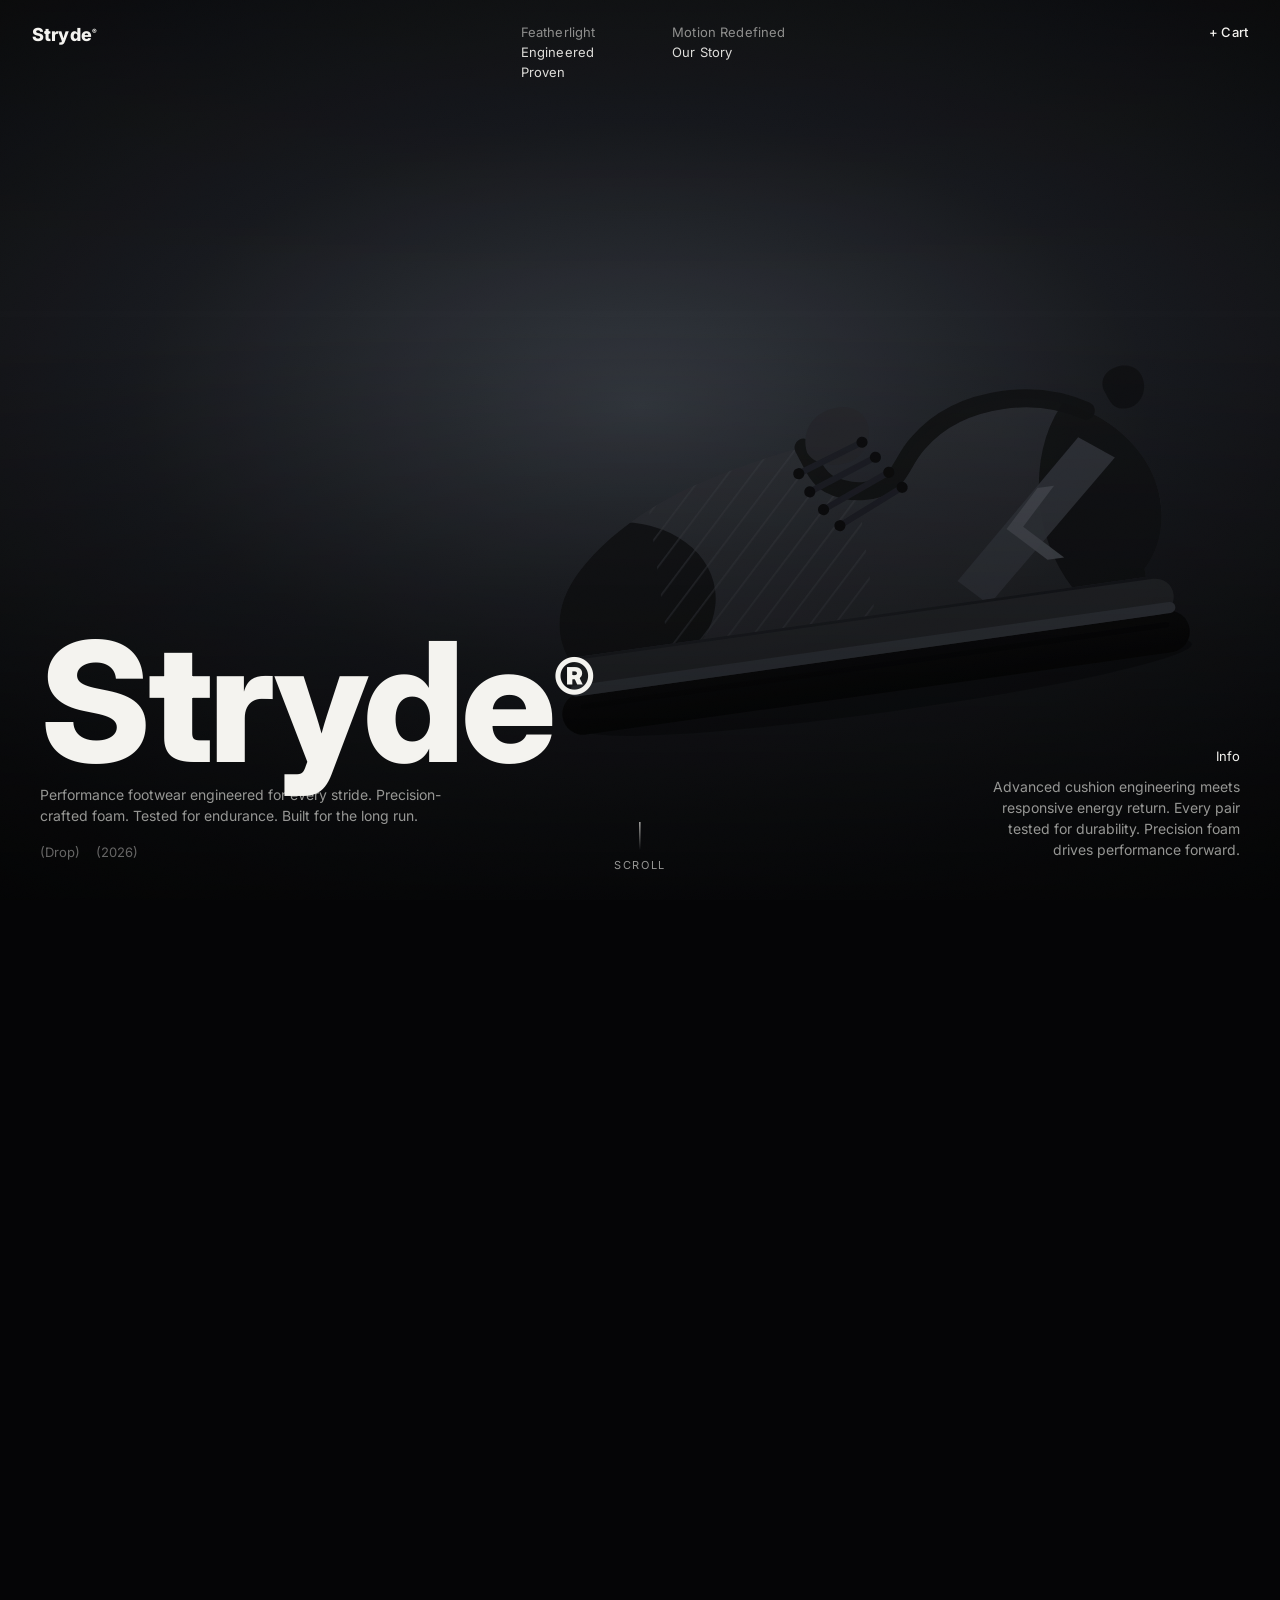
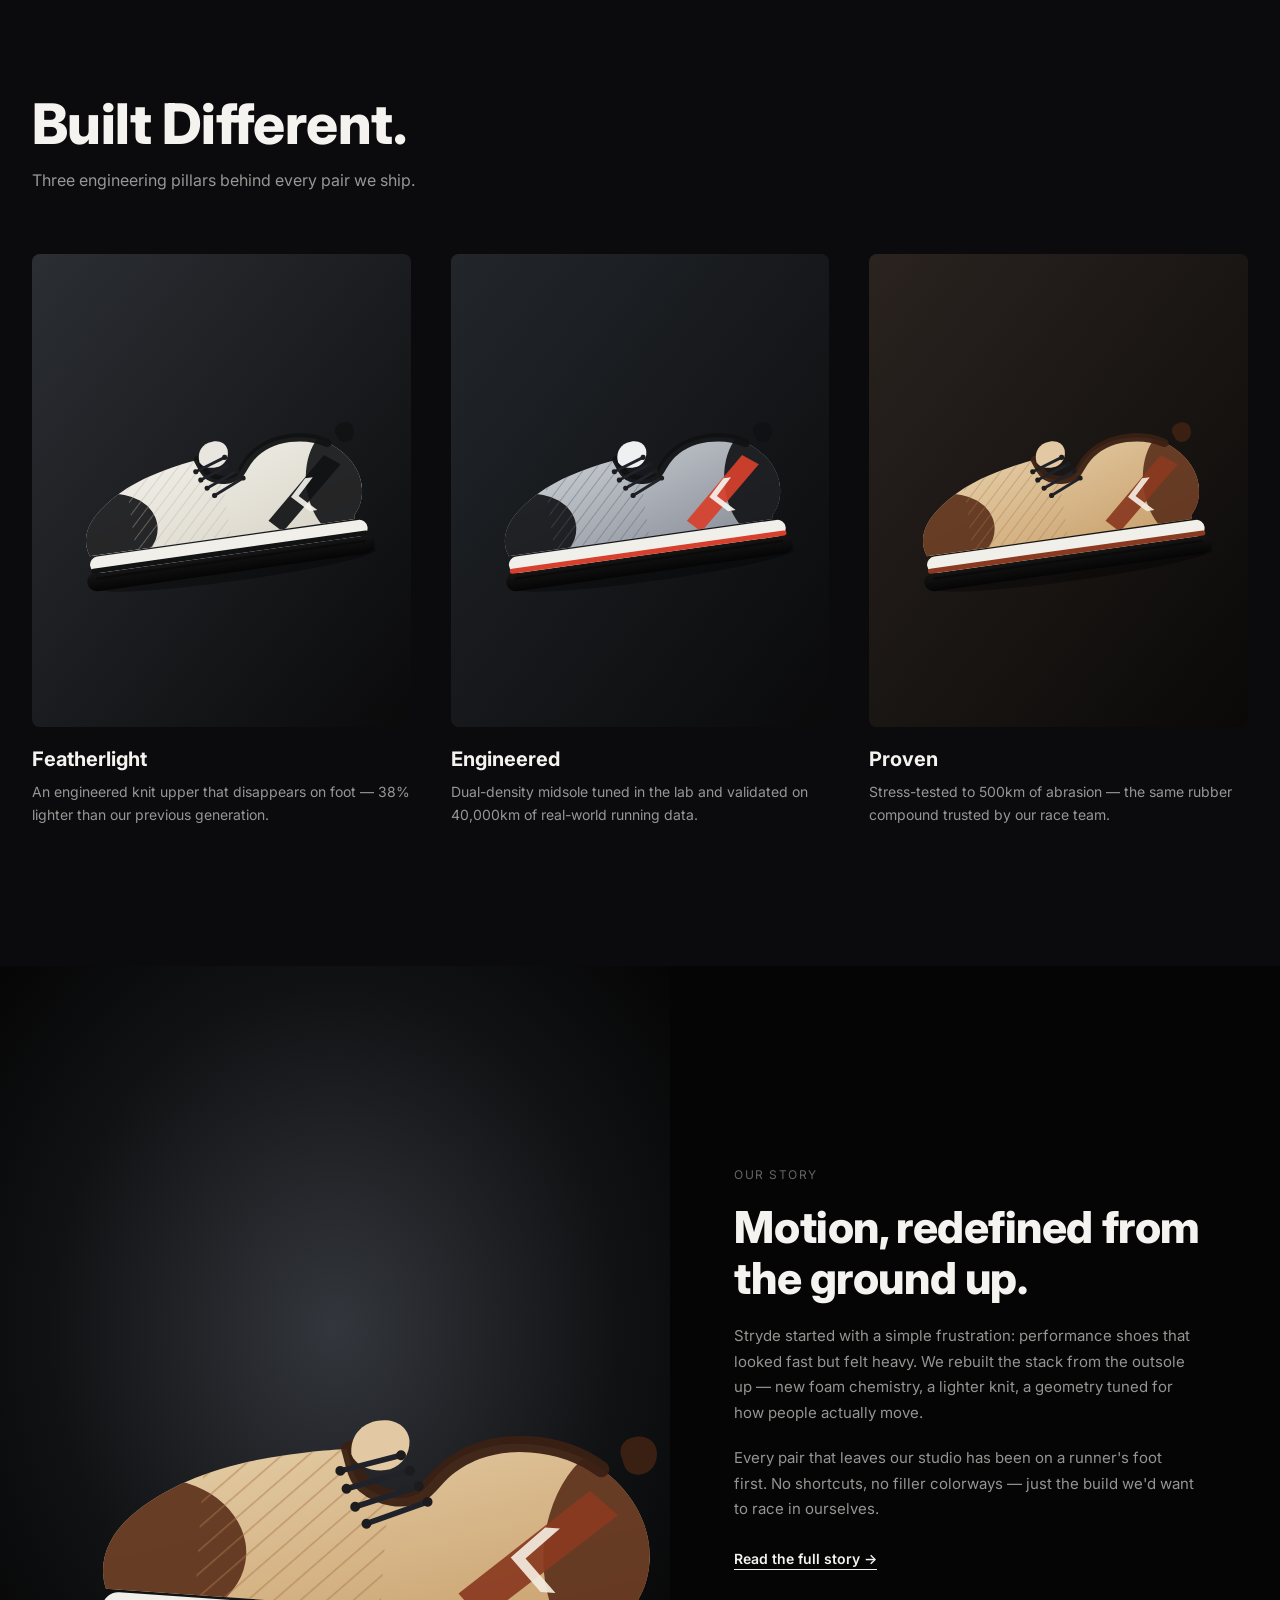
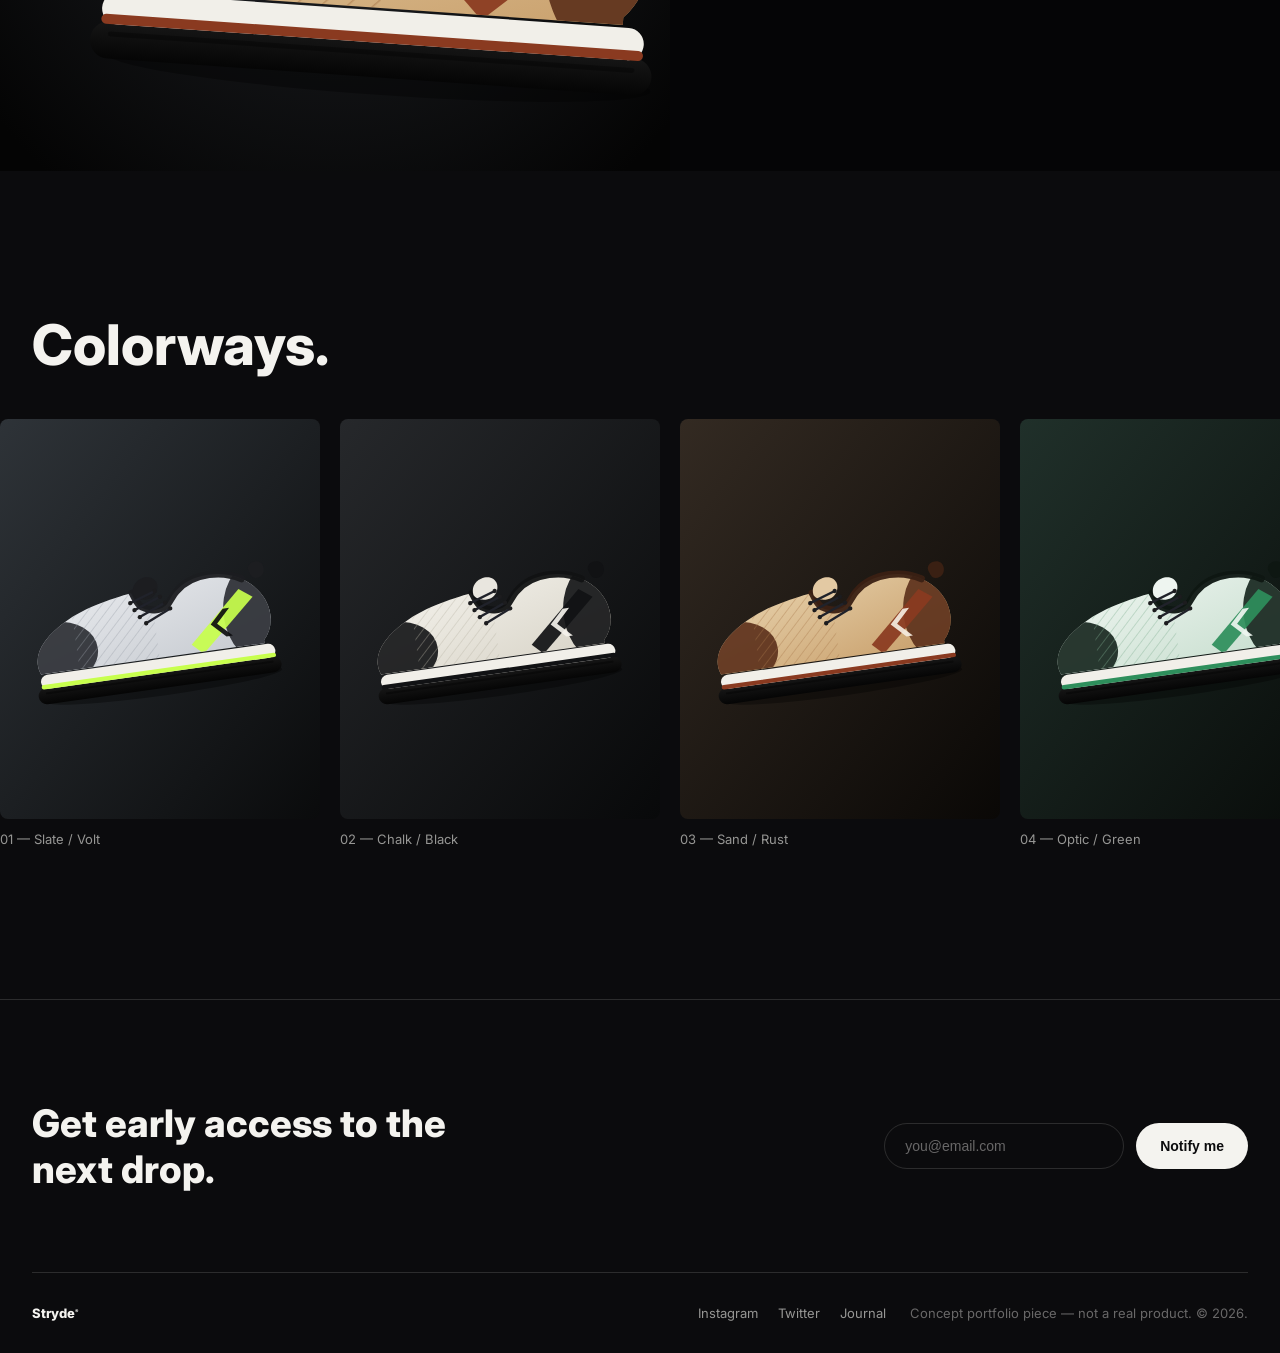
<file: index.html>
<!doctype html>
<html lang="en">
<head>
<meta charset="UTF-8" />
<meta name="viewport" content="width=device-width, initial-scale=1.0" />
<title>STRYDE® — Engineered Motion</title>
<meta name="description" content="Portfolio concept: a scroll-driven product reveal landing page for a footwear brand, inspired by high-end product sites." />
<link rel="preconnect" href="https://fonts.googleapis.com">
<link rel="preconnect" href="https://fonts.gstatic.com" crossorigin>
<link href="https://fonts.googleapis.com/css2?family=Inter:wght@400;500;600;700;800;900&display=swap" rel="stylesheet">
<link rel="stylesheet" href="styles.css" />
</head>
<body>

<div class="grain"></div>

<header class="nav">
  <div class="nav__brand">Stryde<span class="reg">®</span></div>

  <nav class="nav__col nav__col--a">
    <a href="#features">Featherlight</a>
    <a href="#features">Engineered</a>
    <a href="#features">Proven</a>
  </nav>

  <nav class="nav__col nav__col--b">
    <a href="#story">Motion Redefined</a>
    <a href="#story">Our Story</a>
  </nav>

  <a href="#" class="nav__cart">+ Cart</a>
</header>

<!-- ===================== PINNED HERO / PRODUCT STORY ===================== -->
<section class="story" id="top">
  <div class="story__pin">

    <!-- Stage 1: lifestyle hero -->
    <div class="layer layer--hero" data-layer="hero">
      <img src="assets/hero.svg" alt="Model wearing the Stryde running shoe" />
      <div class="layer__scrim"></div>

      <div class="hero-content">
        <h1 class="wordmark">Stryde<span class="reg">®</span></h1>
        <p class="hero-copy hero-copy--left">
          Performance footwear engineered for every stride. Precision-crafted foam.
          Tested for endurance. Built for the long run.
        </p>
        <div class="hero-meta">
          <span class="tag">(Drop)</span>
          <span class="tag">(2026)</span>
        </div>
      </div>

      <div class="hero-info">
        <span class="info-label">Info</span>
        <p class="hero-copy hero-copy--right">
          Advanced cushion engineering meets responsive energy return.
          Every pair tested for durability. Precision foam drives
          performance forward.
        </p>
      </div>

      <div class="scroll-hint">
        <span></span>
        Scroll
      </div>
    </div>

    <!-- Stage 2: floating product -->
    <div class="layer layer--product" data-layer="product">
      <div class="product-glow"></div>
      <img class="product-shot" src="assets/product-float.svg" alt="Stryde shoe, isolated studio shot" />
    </div>

    <!-- Stage 3: macro detail + specs -->
    <div class="layer layer--macro" data-layer="macro">
      <img src="assets/macro.svg" alt="Macro detail of the Stryde outsole" />
      <div class="layer__scrim layer__scrim--dark"></div>

      <div class="spec-label spec-label--1">
        <span class="spec-label__line"></span>
        <span class="spec-label__title">Cushion Rating</span>
        <span class="spec-label__value">X1 Reactive Foam</span>
      </div>
      <div class="spec-label spec-label--2">
        <span class="spec-label__line"></span>
        <span class="spec-label__title">Energy Return</span>
        <span class="spec-label__value">87%</span>
      </div>
      <div class="spec-label spec-label--3">
        <span class="spec-label__line"></span>
        <span class="spec-label__title">Drop</span>
        <span class="spec-label__value">8mm Heel&ndash;to&ndash;Toe</span>
      </div>
      <div class="spec-label spec-label--4">
        <span class="spec-label__line"></span>
        <span class="spec-label__title">Weight</span>
        <span class="spec-label__value">212g / Size 9</span>
      </div>
    </div>

  </div>
</section>

<!-- ===================== FEATURES ===================== -->
<section class="features" id="features">
  <div class="features__head">
    <h2>Built Different.</h2>
    <p>Three engineering pillars behind every pair we ship.</p>
  </div>

  <div class="features__grid">
    <article class="feature-card">
      <div class="feature-card__img">
        <img src="assets/feature-featherlight.svg" alt="Featherlight upper detail" />
      </div>
      <h3>Featherlight</h3>
      <p>An engineered knit upper that disappears on foot &mdash; 38% lighter than our previous generation.</p>
    </article>

    <article class="feature-card">
      <div class="feature-card__img">
        <img src="assets/feature-engineered.svg" alt="Engineered midsole in motion" />
      </div>
      <h3>Engineered</h3>
      <p>Dual-density midsole tuned in the lab and validated on 40,000km of real-world running data.</p>
    </article>

    <article class="feature-card">
      <div class="feature-card__img">
        <img src="assets/feature-proven.svg" alt="Proven outsole colorways" />
      </div>
      <h3>Proven</h3>
      <p>Stress-tested to 500km of abrasion &mdash; the same rubber compound trusted by our race team.</p>
    </article>
  </div>
</section>

<!-- ===================== STORY / ABOUT ===================== -->
<section class="about" id="story">
  <div class="about__media">
    <img src="assets/about.svg" alt="Stryde shoe on foot, close up" />
  </div>
  <div class="about__copy">
    <span class="eyebrow">Our Story</span>
    <h2>Motion, redefined from the ground up.</h2>
    <p>
      Stryde started with a simple frustration: performance shoes that looked
      fast but felt heavy. We rebuilt the stack from the outsole up &mdash;
      new foam chemistry, a lighter knit, a geometry tuned for how people
      actually move.
    </p>
    <p>
      Every pair that leaves our studio has been on a runner's foot first.
      No shortcuts, no filler colorways &mdash; just the build we'd want to
      race in ourselves.
    </p>
    <a href="#" class="link-underline">Read the full story &rarr;</a>
  </div>
</section>

<!-- ===================== COLORWAY GALLERY ===================== -->
<section class="gallery">
  <div class="gallery__head">
    <h2>Colorways.</h2>
  </div>
  <div class="gallery__track">
    <figure>
      <img src="assets/colorway-1.svg" alt="Colorway 01" />
      <figcaption>01 &mdash; Slate / Volt</figcaption>
    </figure>
    <figure>
      <img src="assets/colorway-2.svg" alt="Colorway 02" />
      <figcaption>02 &mdash; Chalk / Black</figcaption>
    </figure>
    <figure>
      <img src="assets/colorway-3.svg" alt="Colorway 03" />
      <figcaption>03 &mdash; Sand / Rust</figcaption>
    </figure>
    <figure>
      <img src="assets/colorway-4.svg" alt="Colorway 04" />
      <figcaption>04 &mdash; Optic / Green</figcaption>
    </figure>
  </div>
</section>

<!-- ===================== FOOTER ===================== -->
<footer class="footer">
  <div class="footer__top">
    <h2>Get early access to the next drop.</h2>
    <form class="footer__form" onsubmit="return false;">
      <input type="email" placeholder="you@email.com" required />
      <button type="submit">Notify me</button>
    </form>
  </div>
  <div class="footer__bottom">
    <div class="footer__brand">Stryde<span class="reg">®</span></div>
    <nav class="footer__links">
      <a href="#">Instagram</a>
      <a href="#">Twitter</a>
      <a href="#">Journal</a>
    </nav>
    <span class="footer__note">Concept portfolio piece &mdash; not a real product. &copy; 2026.</span>
  </div>
</footer>

<script src="vendor/gsap.min.js"></script>
<script src="vendor/ScrollTrigger.min.js"></script>
<script src="script.js"></script>
</body>
</html>
</file>
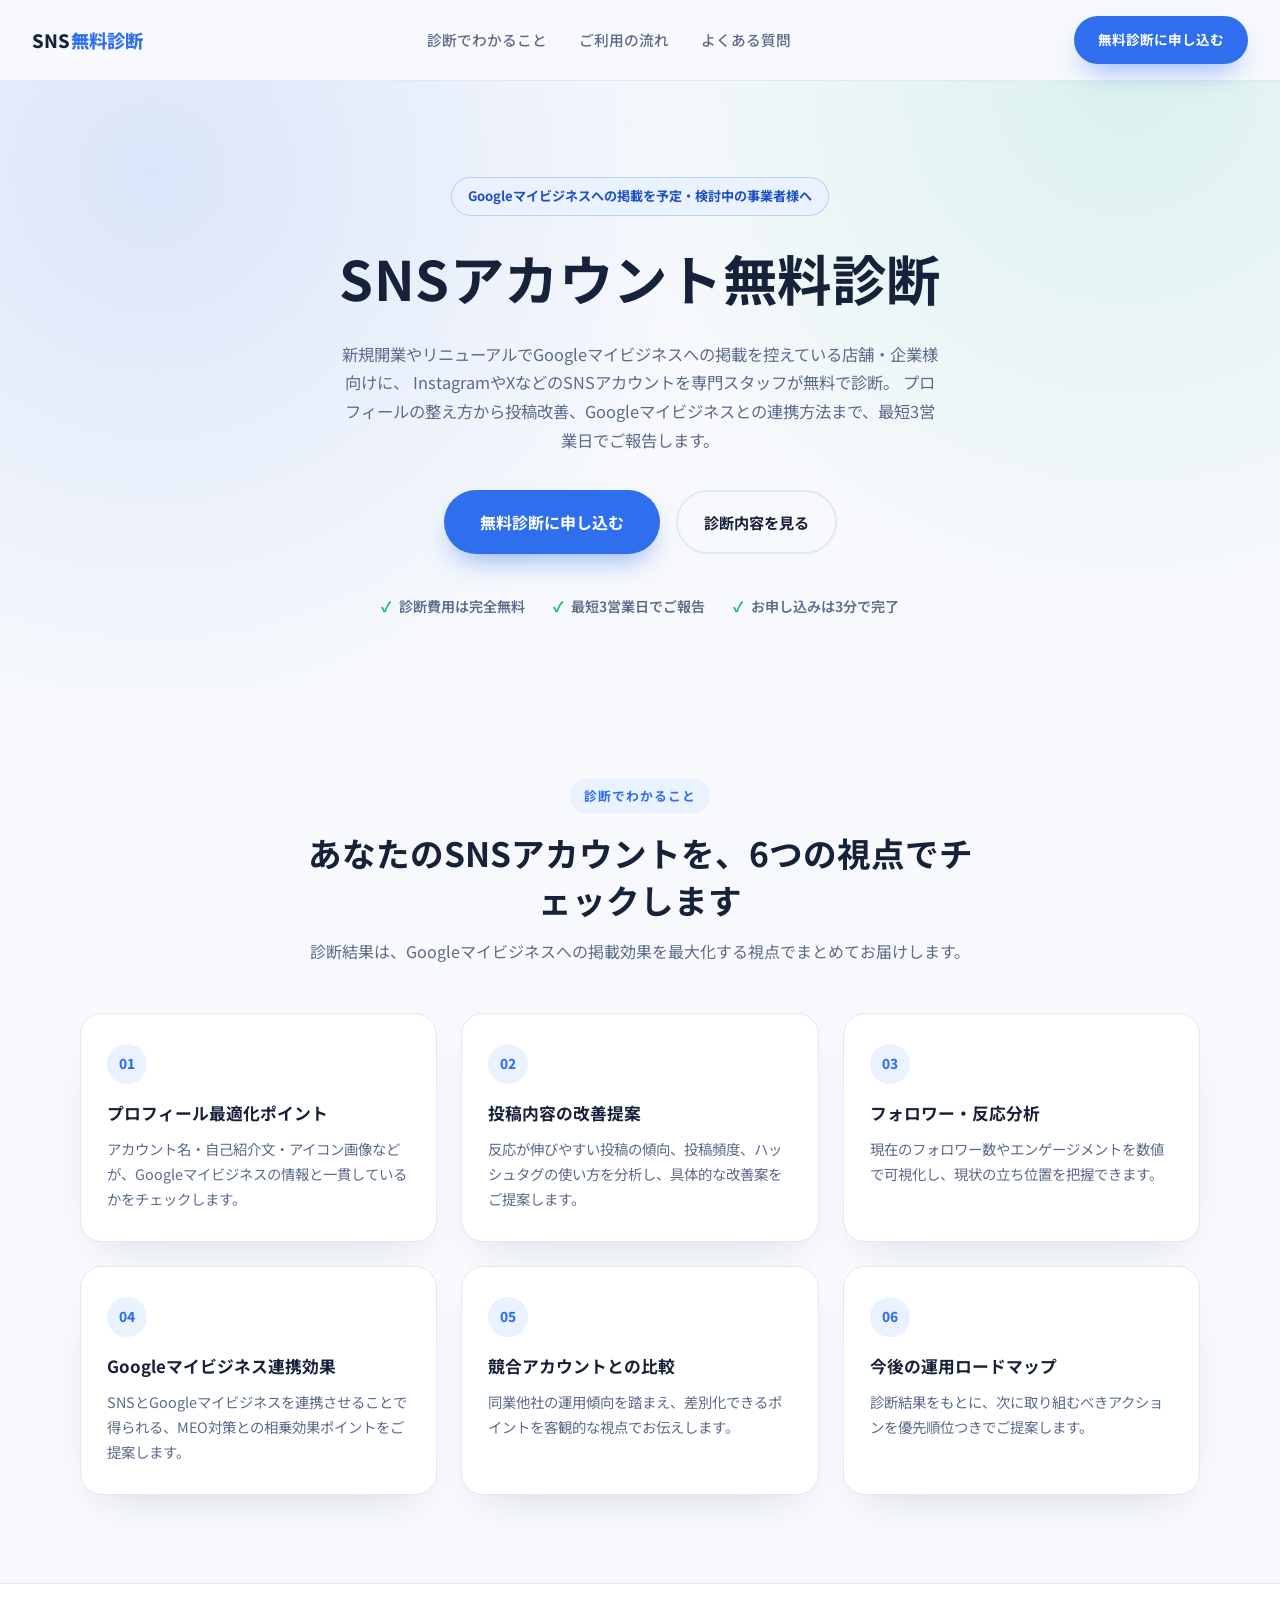
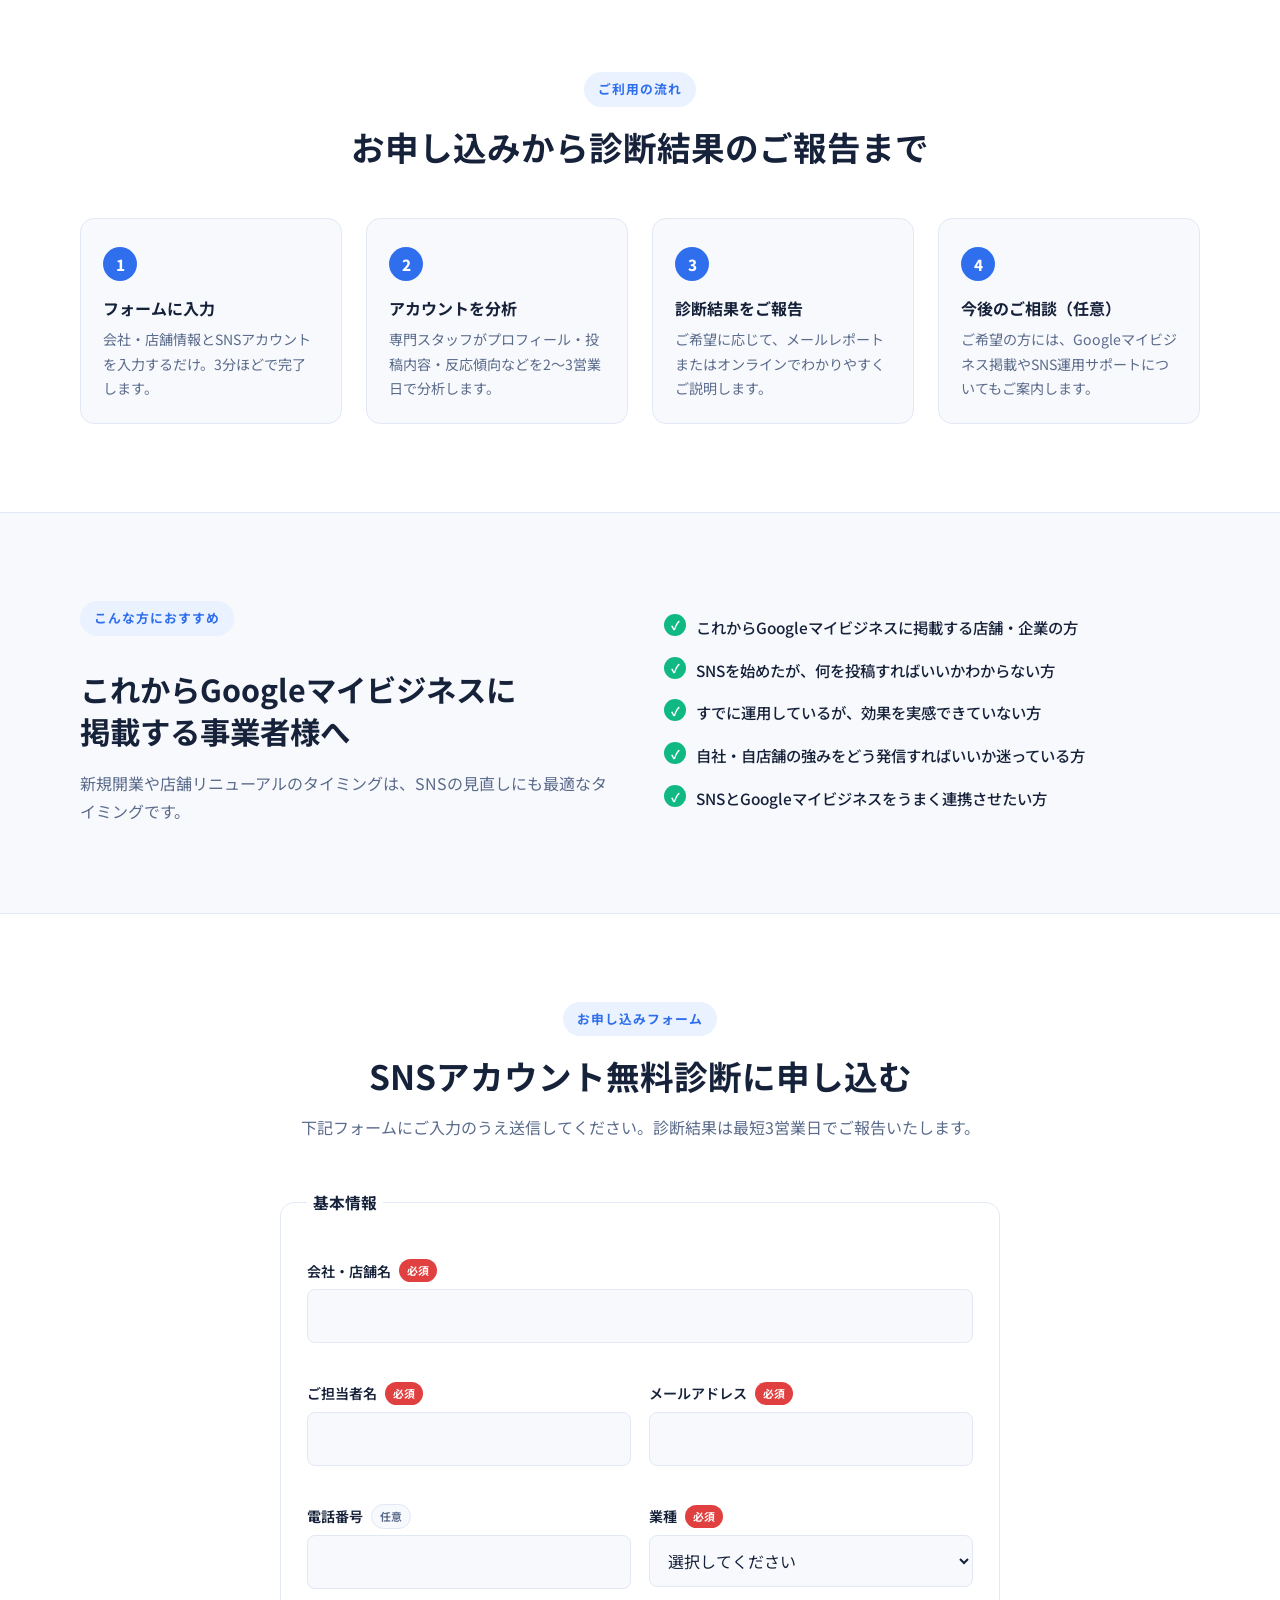
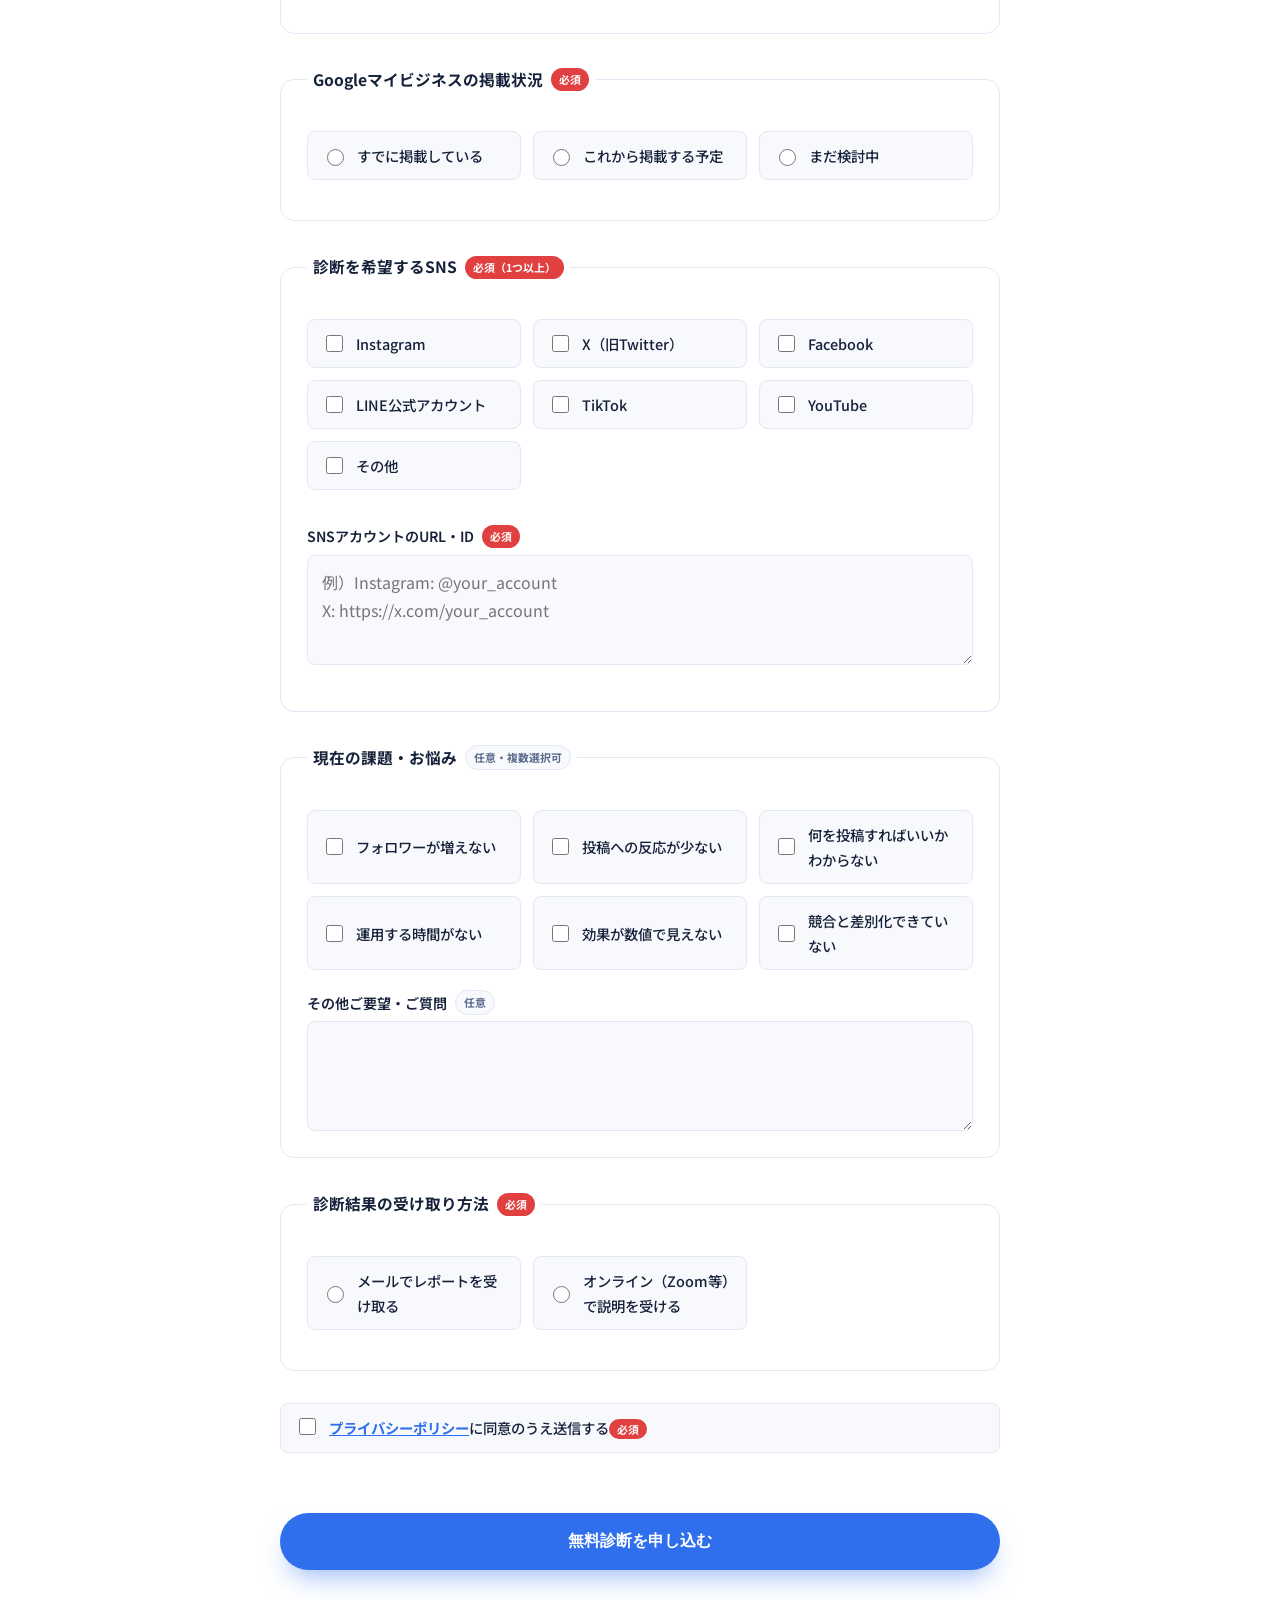
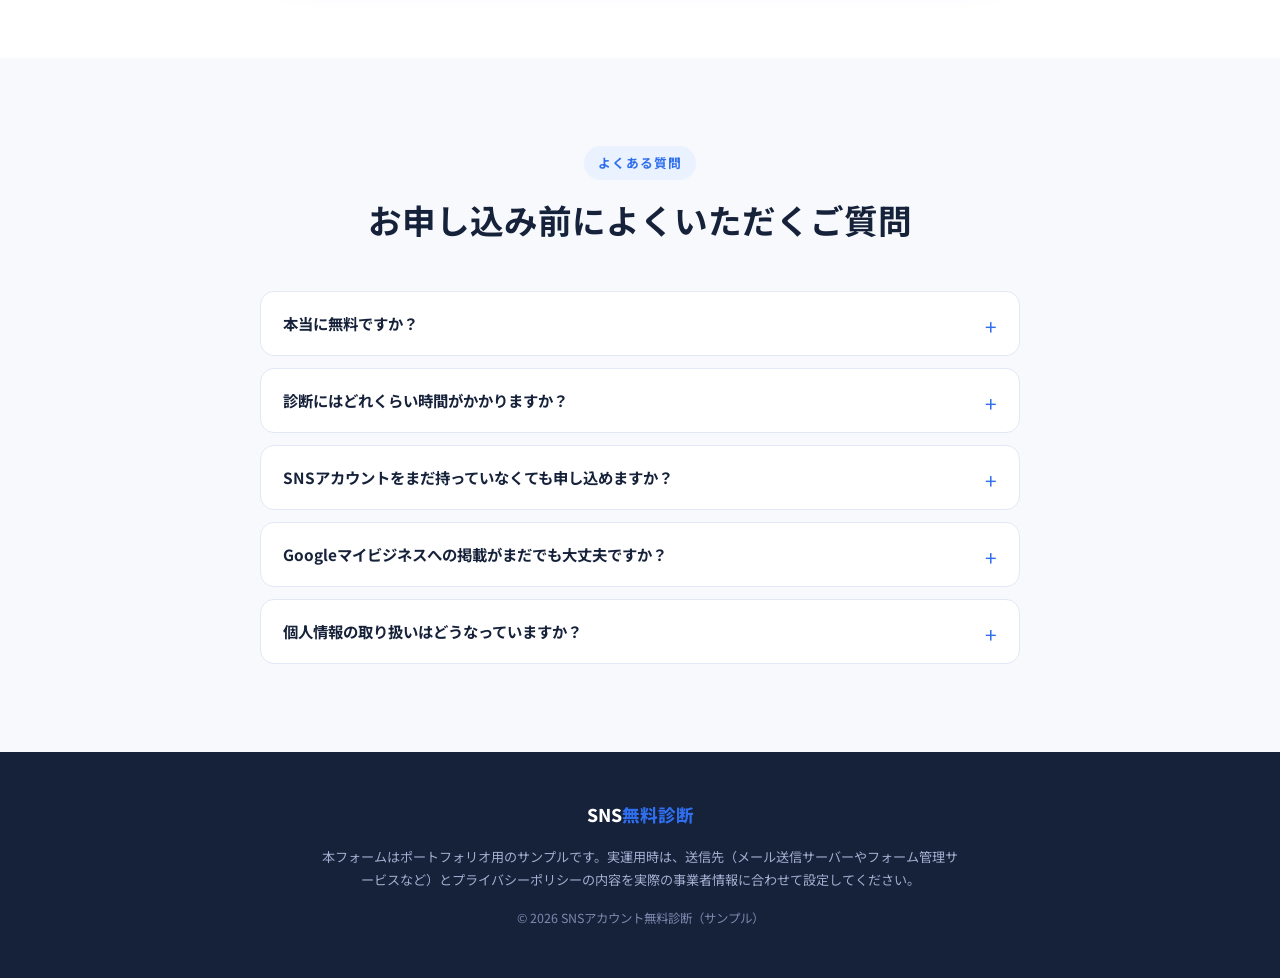
<file: sns-diagnosis/index.html>
<!doctype html>
<html lang="ja">
<head>
<meta charset="UTF-8" />
<meta name="viewport" content="width=device-width, initial-scale=1.0" />
<title>SNSアカウント無料診断 | Googleマイビジネス掲載をこれから始める事業者様へ</title>
<meta name="description" content="Googleマイビジネスへの掲載を予定・検討中の事業者様向け、SNSアカウント無料診断フォーム。プロフィール最適化・投稿改善・MEO連携のポイントを最短3営業日でご報告します。" />
<link rel="preconnect" href="https://fonts.googleapis.com">
<link rel="preconnect" href="https://fonts.gstatic.com" crossorigin>
<link href="https://fonts.googleapis.com/css2?family=Noto+Sans+JP:wght@400;500;600;700;800&display=swap" rel="stylesheet">
<link rel="stylesheet" href="styles.css" />
</head>
<body>

<header class="nav">
  <a href="#top" class="nav__brand">SNS<span class="nav__brand-accent">無料診断</span></a>
  <nav class="nav__links">
    <a href="#benefits">診断でわかること</a>
    <a href="#flow">ご利用の流れ</a>
    <a href="#faq">よくある質問</a>
  </nav>
  <a href="#form" class="btn btn--primary btn--nav">無料診断に申し込む</a>
</header>

<main>

<!-- ===================== HERO ===================== -->
<section class="hero" id="top">
  <div class="hero__inner">
    <span class="badge">Googleマイビジネスへの掲載を予定・検討中の事業者様へ</span>
    <h1>SNSアカウント<br class="hero__break">無料診断</h1>
    <p class="hero__lead">
      新規開業やリニューアルでGoogleマイビジネスへの掲載を控えている店舗・企業様向けに、
      InstagramやXなどのSNSアカウントを専門スタッフが無料で診断。
      プロフィールの整え方から投稿改善、Googleマイビジネスとの連携方法まで、最短3営業日でご報告します。
    </p>
    <div class="hero__cta">
      <a href="#form" class="btn btn--primary btn--large">無料診断に申し込む</a>
      <a href="#benefits" class="btn btn--ghost">診断内容を見る</a>
    </div>
    <ul class="hero__trust">
      <li>診断費用は完全無料</li>
      <li>最短3営業日でご報告</li>
      <li>お申し込みは3分で完了</li>
    </ul>
  </div>
</section>

<!-- ===================== BENEFITS ===================== -->
<section class="benefits" id="benefits">
  <div class="section-head">
    <span class="eyebrow">診断でわかること</span>
    <h2>あなたのSNSアカウントを、6つの視点でチェックします</h2>
    <p>診断結果は、Googleマイビジネスへの掲載効果を最大化する視点でまとめてお届けします。</p>
  </div>

  <div class="benefits__grid">
    <article class="benefit-card">
      <div class="benefit-card__icon" aria-hidden="true">01</div>
      <h3>プロフィール最適化ポイント</h3>
      <p>アカウント名・自己紹介文・アイコン画像などが、Googleマイビジネスの情報と一貫しているかをチェックします。</p>
    </article>
    <article class="benefit-card">
      <div class="benefit-card__icon" aria-hidden="true">02</div>
      <h3>投稿内容の改善提案</h3>
      <p>反応が伸びやすい投稿の傾向、投稿頻度、ハッシュタグの使い方を分析し、具体的な改善案をご提案します。</p>
    </article>
    <article class="benefit-card">
      <div class="benefit-card__icon" aria-hidden="true">03</div>
      <h3>フォロワー・反応分析</h3>
      <p>現在のフォロワー数やエンゲージメントを数値で可視化し、現状の立ち位置を把握できます。</p>
    </article>
    <article class="benefit-card">
      <div class="benefit-card__icon" aria-hidden="true">04</div>
      <h3>Googleマイビジネス連携効果</h3>
      <p>SNSとGoogleマイビジネスを連携させることで得られる、MEO対策との相乗効果ポイントをご提案します。</p>
    </article>
    <article class="benefit-card">
      <div class="benefit-card__icon" aria-hidden="true">05</div>
      <h3>競合アカウントとの比較</h3>
      <p>同業他社の運用傾向を踏まえ、差別化できるポイントを客観的な視点でお伝えします。</p>
    </article>
    <article class="benefit-card">
      <div class="benefit-card__icon" aria-hidden="true">06</div>
      <h3>今後の運用ロードマップ</h3>
      <p>診断結果をもとに、次に取り組むべきアクションを優先順位つきでご提案します。</p>
    </article>
  </div>
</section>

<!-- ===================== FLOW ===================== -->
<section class="flow" id="flow">
  <div class="section-head">
    <span class="eyebrow">ご利用の流れ</span>
    <h2>お申し込みから診断結果のご報告まで</h2>
  </div>

  <ol class="flow__steps">
    <li class="flow-step">
      <span class="flow-step__num">1</span>
      <h3>フォームに入力</h3>
      <p>会社・店舗情報とSNSアカウントを入力するだけ。3分ほどで完了します。</p>
    </li>
    <li class="flow-step">
      <span class="flow-step__num">2</span>
      <h3>アカウントを分析</h3>
      <p>専門スタッフがプロフィール・投稿内容・反応傾向などを2〜3営業日で分析します。</p>
    </li>
    <li class="flow-step">
      <span class="flow-step__num">3</span>
      <h3>診断結果をご報告</h3>
      <p>ご希望に応じて、メールレポートまたはオンラインでわかりやすくご説明します。</p>
    </li>
    <li class="flow-step">
      <span class="flow-step__num">4</span>
      <h3>今後のご相談（任意）</h3>
      <p>ご希望の方には、Googleマイビジネス掲載やSNS運用サポートについてもご案内します。</p>
    </li>
  </ol>
</section>

<!-- ===================== TARGET ===================== -->
<section class="target">
  <div class="target__inner">
    <div class="target__copy">
      <span class="eyebrow">こんな方におすすめ</span>
      <h2>これからGoogleマイビジネスに<br>掲載する事業者様へ</h2>
      <p>新規開業や店舗リニューアルのタイミングは、SNSの見直しにも最適なタイミングです。</p>
    </div>
    <ul class="target__list">
      <li>これからGoogleマイビジネスに掲載する店舗・企業の方</li>
      <li>SNSを始めたが、何を投稿すればいいかわからない方</li>
      <li>すでに運用しているが、効果を実感できていない方</li>
      <li>自社・自店舗の強みをどう発信すればいいか迷っている方</li>
      <li>SNSとGoogleマイビジネスをうまく連携させたい方</li>
    </ul>
  </div>
</section>

<!-- ===================== FORM ===================== -->
<section class="form-section" id="form">
  <div class="section-head">
    <span class="eyebrow">お申し込みフォーム</span>
    <h2>SNSアカウント無料診断に申し込む</h2>
    <p>下記フォームにご入力のうえ送信してください。診断結果は最短3営業日でご報告いたします。</p>
  </div>

  <form id="diagnosis-form" class="diagnosis-form" novalidate>

    <fieldset class="form-group">
      <legend>基本情報</legend>

      <div class="field">
        <label for="company">会社・店舗名<span class="required">必須</span></label>
        <input type="text" id="company" name="company" autocomplete="organization" required />
        <p class="field__error" id="error-company" role="alert"></p>
      </div>

      <div class="field-row">
        <div class="field">
          <label for="name">ご担当者名<span class="required">必須</span></label>
          <input type="text" id="name" name="name" autocomplete="name" required />
          <p class="field__error" id="error-name" role="alert"></p>
        </div>
        <div class="field">
          <label for="email">メールアドレス<span class="required">必須</span></label>
          <input type="email" id="email" name="email" autocomplete="email" required />
          <p class="field__error" id="error-email" role="alert"></p>
        </div>
      </div>

      <div class="field-row">
        <div class="field">
          <label for="phone">電話番号<span class="optional">任意</span></label>
          <input type="tel" id="phone" name="phone" autocomplete="tel" />
        </div>
        <div class="field">
          <label for="industry">業種<span class="required">必須</span></label>
          <select id="industry" name="industry" required>
            <option value="">選択してください</option>
            <option value="飲食・カフェ">飲食・カフェ</option>
            <option value="美容室・サロン・エステ">美容室・サロン・エステ</option>
            <option value="小売・EC">小売・EC</option>
            <option value="医療・クリニック">医療・クリニック</option>
            <option value="士業・専門サービス">士業・専門サービス</option>
            <option value="不動産">不動産</option>
            <option value="教育・スクール">教育・スクール</option>
            <option value="宿泊・レジャー">宿泊・レジャー</option>
            <option value="その他">その他</option>
          </select>
          <p class="field__error" id="error-industry" role="alert"></p>
        </div>
      </div>
    </fieldset>

    <fieldset class="form-group">
      <legend>Googleマイビジネスの掲載状況<span class="required">必須</span></legend>
      <div class="radio-group" id="group-gmb" role="radiogroup" aria-labelledby="group-gmb-legend">
        <label class="radio-option">
          <input type="radio" name="gmbStatus" value="すでに掲載している" required />
          <span>すでに掲載している</span>
        </label>
        <label class="radio-option">
          <input type="radio" name="gmbStatus" value="これから掲載する予定" />
          <span>これから掲載する予定</span>
        </label>
        <label class="radio-option">
          <input type="radio" name="gmbStatus" value="まだ検討中" />
          <span>まだ検討中</span>
        </label>
      </div>
      <p class="field__error" id="error-gmbStatus" role="alert"></p>
    </fieldset>

    <fieldset class="form-group">
      <legend>診断を希望するSNS<span class="required">必須（1つ以上）</span></legend>
      <div class="checkbox-grid" id="group-sns">
        <label class="checkbox-option">
          <input type="checkbox" name="sns" value="Instagram" />
          <span>Instagram</span>
        </label>
        <label class="checkbox-option">
          <input type="checkbox" name="sns" value="X（旧Twitter）" />
          <span>X（旧Twitter）</span>
        </label>
        <label class="checkbox-option">
          <input type="checkbox" name="sns" value="Facebook" />
          <span>Facebook</span>
        </label>
        <label class="checkbox-option">
          <input type="checkbox" name="sns" value="LINE公式アカウント" />
          <span>LINE公式アカウント</span>
        </label>
        <label class="checkbox-option">
          <input type="checkbox" name="sns" value="TikTok" />
          <span>TikTok</span>
        </label>
        <label class="checkbox-option">
          <input type="checkbox" name="sns" value="YouTube" />
          <span>YouTube</span>
        </label>
        <label class="checkbox-option">
          <input type="checkbox" name="sns" value="その他" />
          <span>その他</span>
        </label>
      </div>
      <p class="field__error" id="error-sns" role="alert"></p>

      <div class="field field--stacked">
        <label for="accounts">SNSアカウントのURL・ID<span class="required">必須</span></label>
        <textarea id="accounts" name="accounts" rows="3" placeholder="例）Instagram: @your_account&#10;X: https://x.com/your_account" required></textarea>
        <p class="field__error" id="error-accounts" role="alert"></p>
      </div>
    </fieldset>

    <fieldset class="form-group">
      <legend>現在の課題・お悩み<span class="optional">任意・複数選択可</span></legend>
      <div class="checkbox-grid">
        <label class="checkbox-option">
          <input type="checkbox" name="issues" value="フォロワーが増えない" />
          <span>フォロワーが増えない</span>
        </label>
        <label class="checkbox-option">
          <input type="checkbox" name="issues" value="投稿への反応が少ない" />
          <span>投稿への反応が少ない</span>
        </label>
        <label class="checkbox-option">
          <input type="checkbox" name="issues" value="何を投稿すればいいかわからない" />
          <span>何を投稿すればいいかわからない</span>
        </label>
        <label class="checkbox-option">
          <input type="checkbox" name="issues" value="運用する時間がない" />
          <span>運用する時間がない</span>
        </label>
        <label class="checkbox-option">
          <input type="checkbox" name="issues" value="効果が数値で見えない" />
          <span>効果が数値で見えない</span>
        </label>
        <label class="checkbox-option">
          <input type="checkbox" name="issues" value="競合と差別化できていない" />
          <span>競合と差別化できていない</span>
        </label>
      </div>

      <div class="field field--stacked">
        <label for="message">その他ご要望・ご質問<span class="optional">任意</span></label>
        <textarea id="message" name="message" rows="3"></textarea>
      </div>
    </fieldset>

    <fieldset class="form-group">
      <legend>診断結果の受け取り方法<span class="required">必須</span></legend>
      <div class="radio-group">
        <label class="radio-option">
          <input type="radio" name="deliveryMethod" value="メールでレポートを受け取る" required />
          <span>メールでレポートを受け取る</span>
        </label>
        <label class="radio-option">
          <input type="radio" name="deliveryMethod" value="オンライン（Zoom等）で説明を受ける" />
          <span>オンライン（Zoom等）で説明を受ける</span>
        </label>
      </div>
      <p class="field__error" id="error-deliveryMethod" role="alert"></p>
    </fieldset>

    <div class="field field--consent">
      <label class="checkbox-option">
        <input type="checkbox" id="consent" name="consent" required />
        <span><a href="#privacy">プライバシーポリシー</a>に同意のうえ送信する<span class="required">必須</span></span>
      </label>
      <p class="field__error" id="error-consent" role="alert"></p>
    </div>

    <button type="submit" class="btn btn--primary btn--large btn--submit">無料診断を申し込む</button>
  </form>

  <div class="form-success" id="form-success" hidden>
    <h3>お申し込みありがとうございます</h3>
    <p>SNSアカウント無料診断のお申し込みを受け付けました。<br>
    内容を確認のうえ、最短3営業日以内に、ご入力いただいたメールアドレス宛にご連絡いたします。</p>
    <p class="form-success__note">数日経ってもご連絡がない場合は、お手数ですが迷惑メールフォルダをご確認いただくか、再度お問い合わせください。</p>
  </div>
</section>

<!-- ===================== FAQ ===================== -->
<section class="faq" id="faq">
  <div class="section-head">
    <span class="eyebrow">よくある質問</span>
    <h2>お申し込み前によくいただくご質問</h2>
  </div>

  <div class="faq__list">
    <details class="faq-item">
      <summary>本当に無料ですか？</summary>
      <p>はい、診断は完全無料です。診断結果のご報告後に、運用サポートなどをご希望の場合のみ別途ご案内いたします。</p>
    </details>
    <details class="faq-item">
      <summary>診断にはどれくらい時間がかかりますか？</summary>
      <p>お申し込み内容の確認後、最短3営業日でご報告いたします。混雑状況により前後する場合がございます。</p>
    </details>
    <details class="faq-item">
      <summary>SNSアカウントをまだ持っていなくても申し込めますか？</summary>
      <p>お申し込みいただけます。アカウント未開設の場合は、開設方法や初期設定のポイントも含めてご案内します。</p>
    </details>
    <details class="faq-item">
      <summary>Googleマイビジネスへの掲載がまだでも大丈夫ですか？</summary>
      <p>問題ございません。これから掲載を予定・検討されている方に向けて、SNSとの連携ポイントも合わせてご提案します。</p>
    </details>
    <details class="faq-item">
      <summary>個人情報の取り扱いはどうなっていますか？</summary>
      <p>ご入力いただいた情報は、本診断のご連絡・ご報告以外の目的では使用いたしません。詳細は<a href="#privacy">プライバシーポリシー</a>をご確認ください。</p>
    </details>
  </div>
</section>

</main>

<!-- ===================== FOOTER ===================== -->
<footer class="footer">
  <div class="footer__inner">
    <div class="footer__brand">SNS<span class="nav__brand-accent">無料診断</span></div>
    <p class="footer__note" id="privacy">
      本フォームはポートフォリオ用のサンプルです。実運用時は、送信先（メール送信サーバーやフォーム管理サービスなど）とプライバシーポリシーの内容を実際の事業者情報に合わせて設定してください。
    </p>
    <span class="footer__copyright">&copy; 2026 SNSアカウント無料診断（サンプル）</span>
  </div>
</footer>

<script src="script.js"></script>
</body>
</html>
</file>
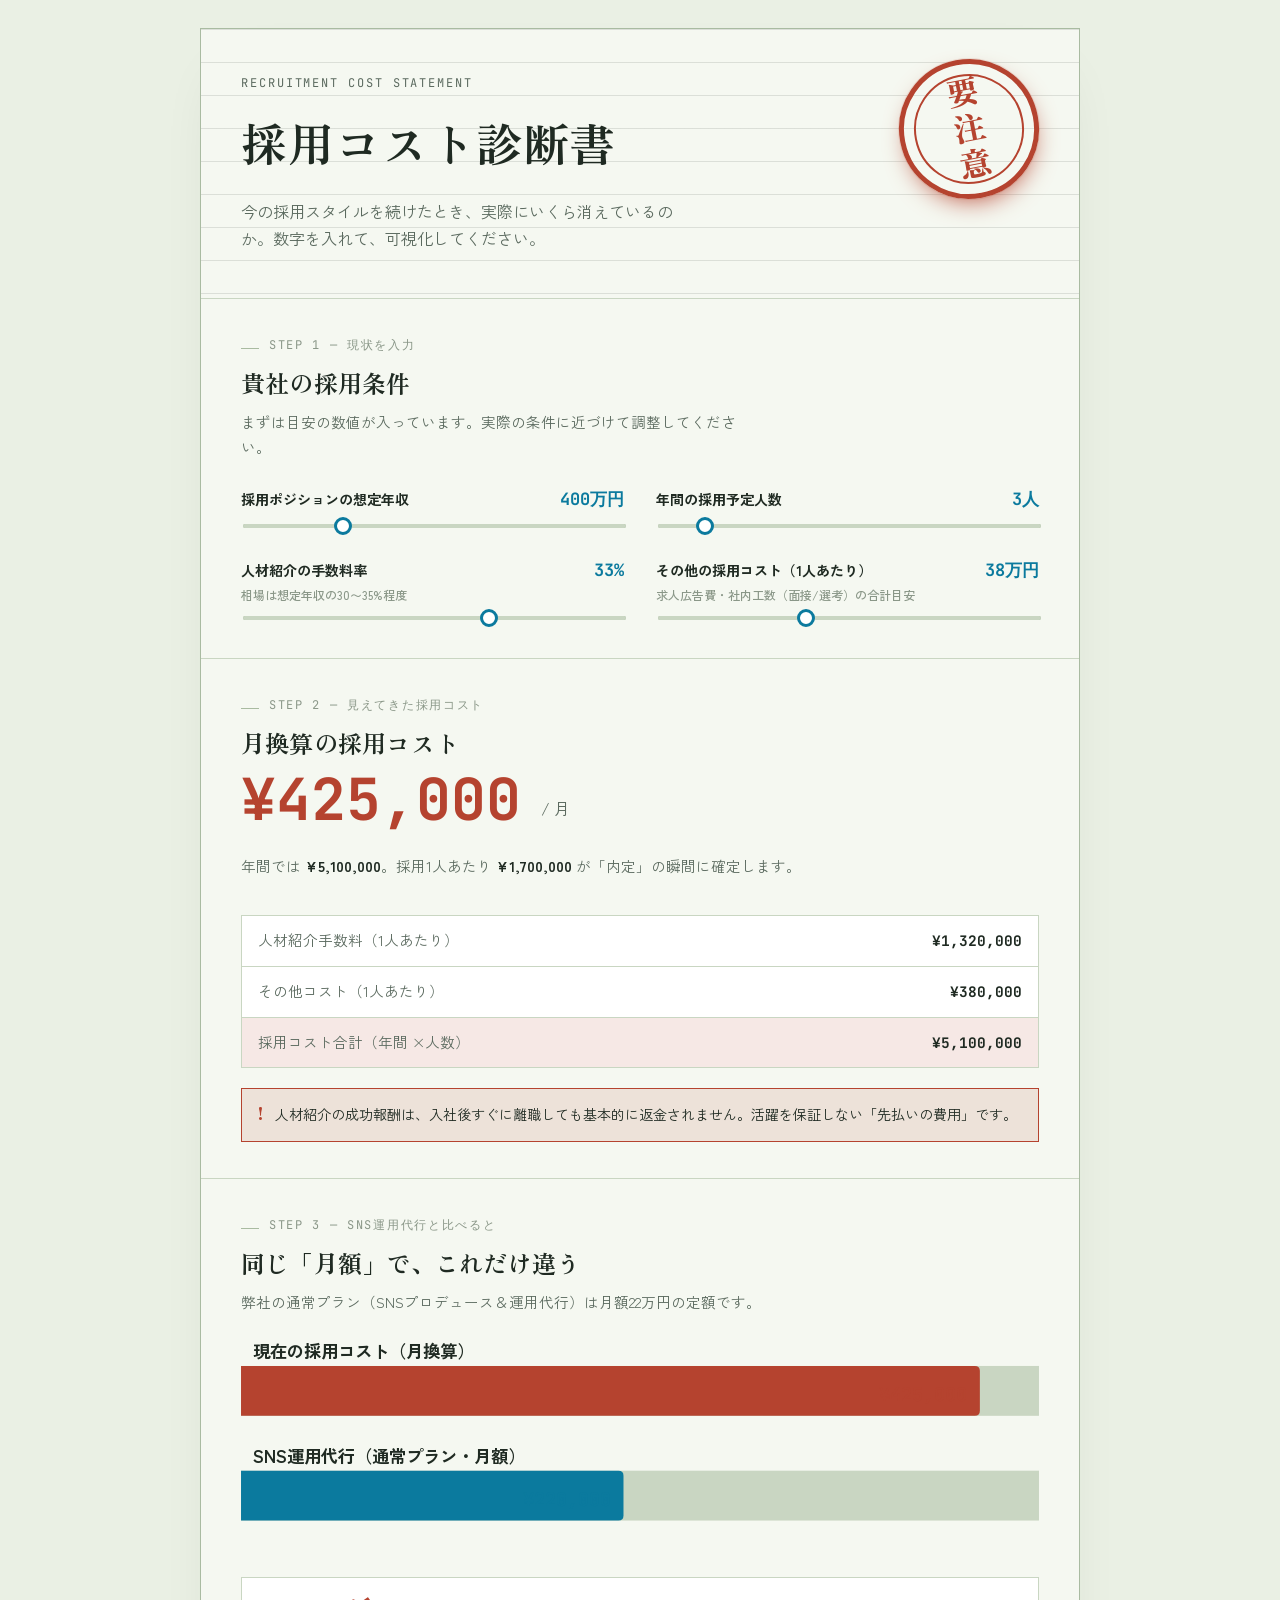
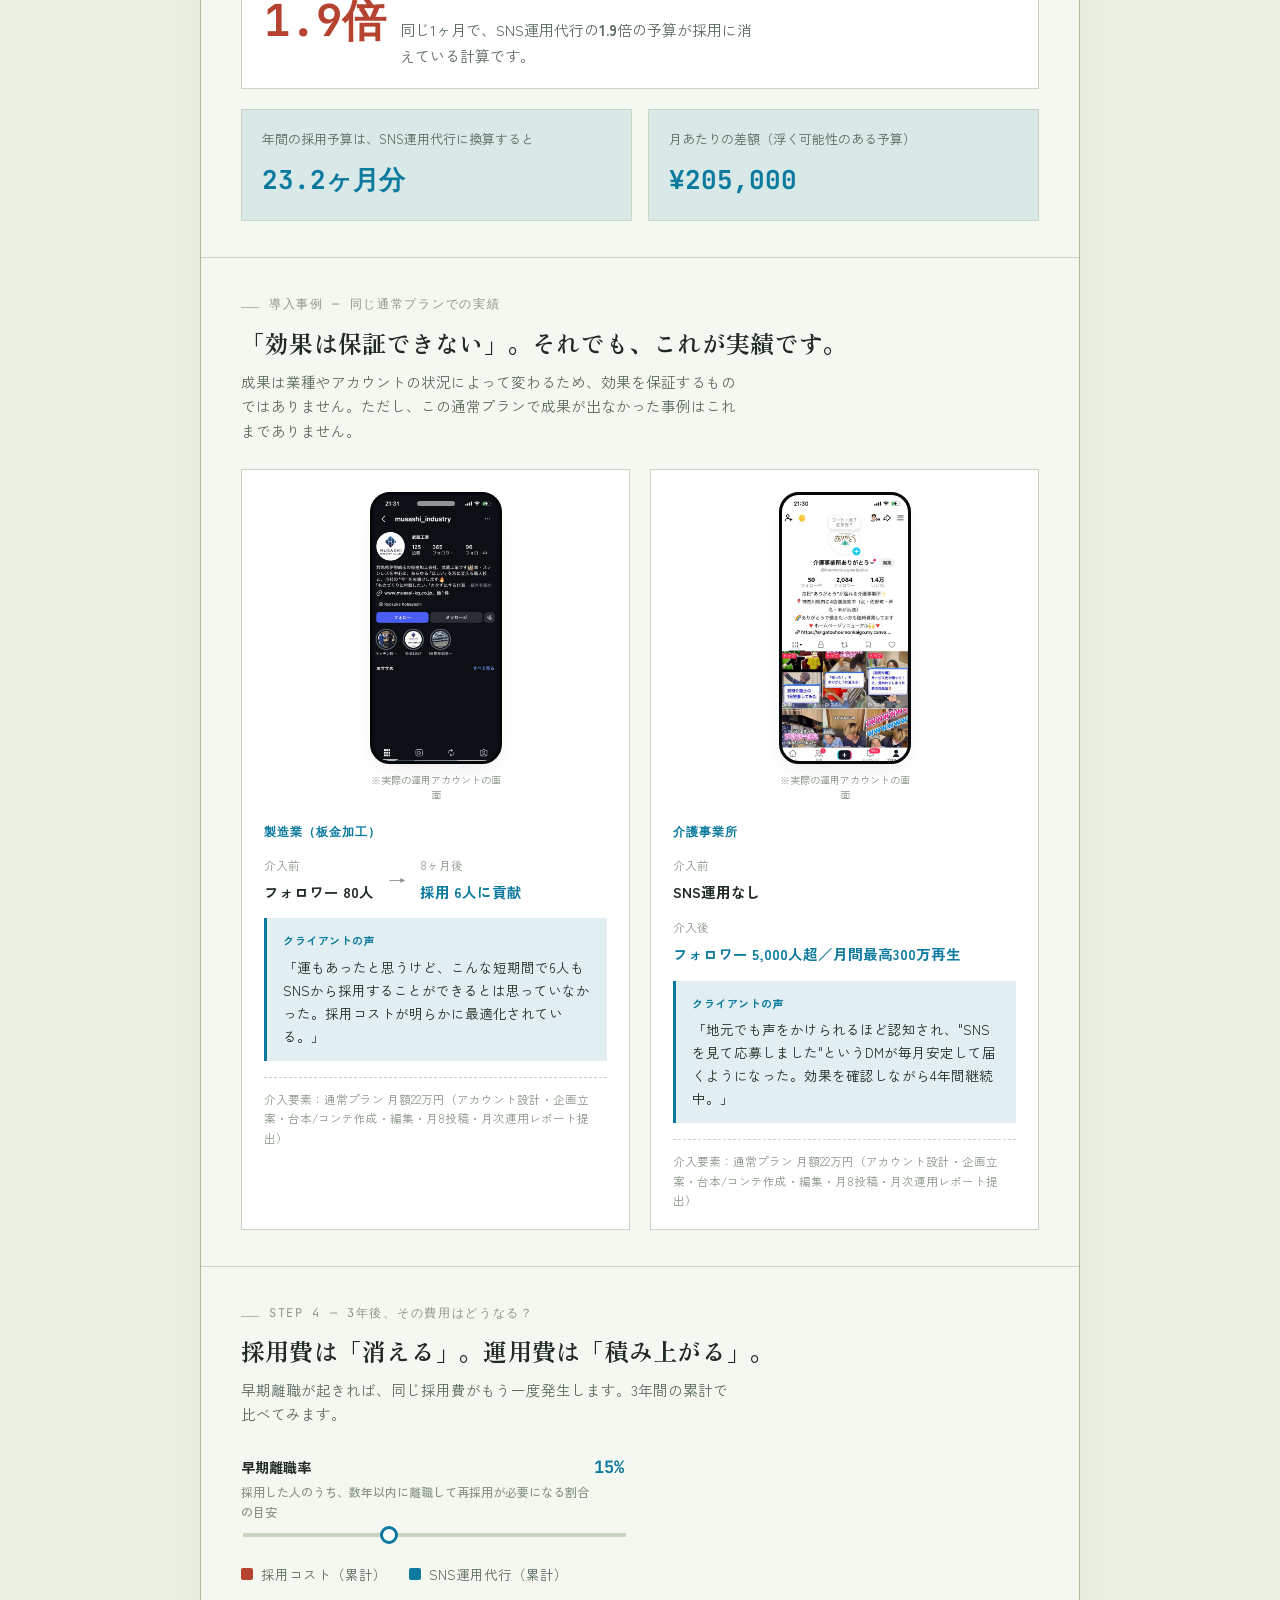
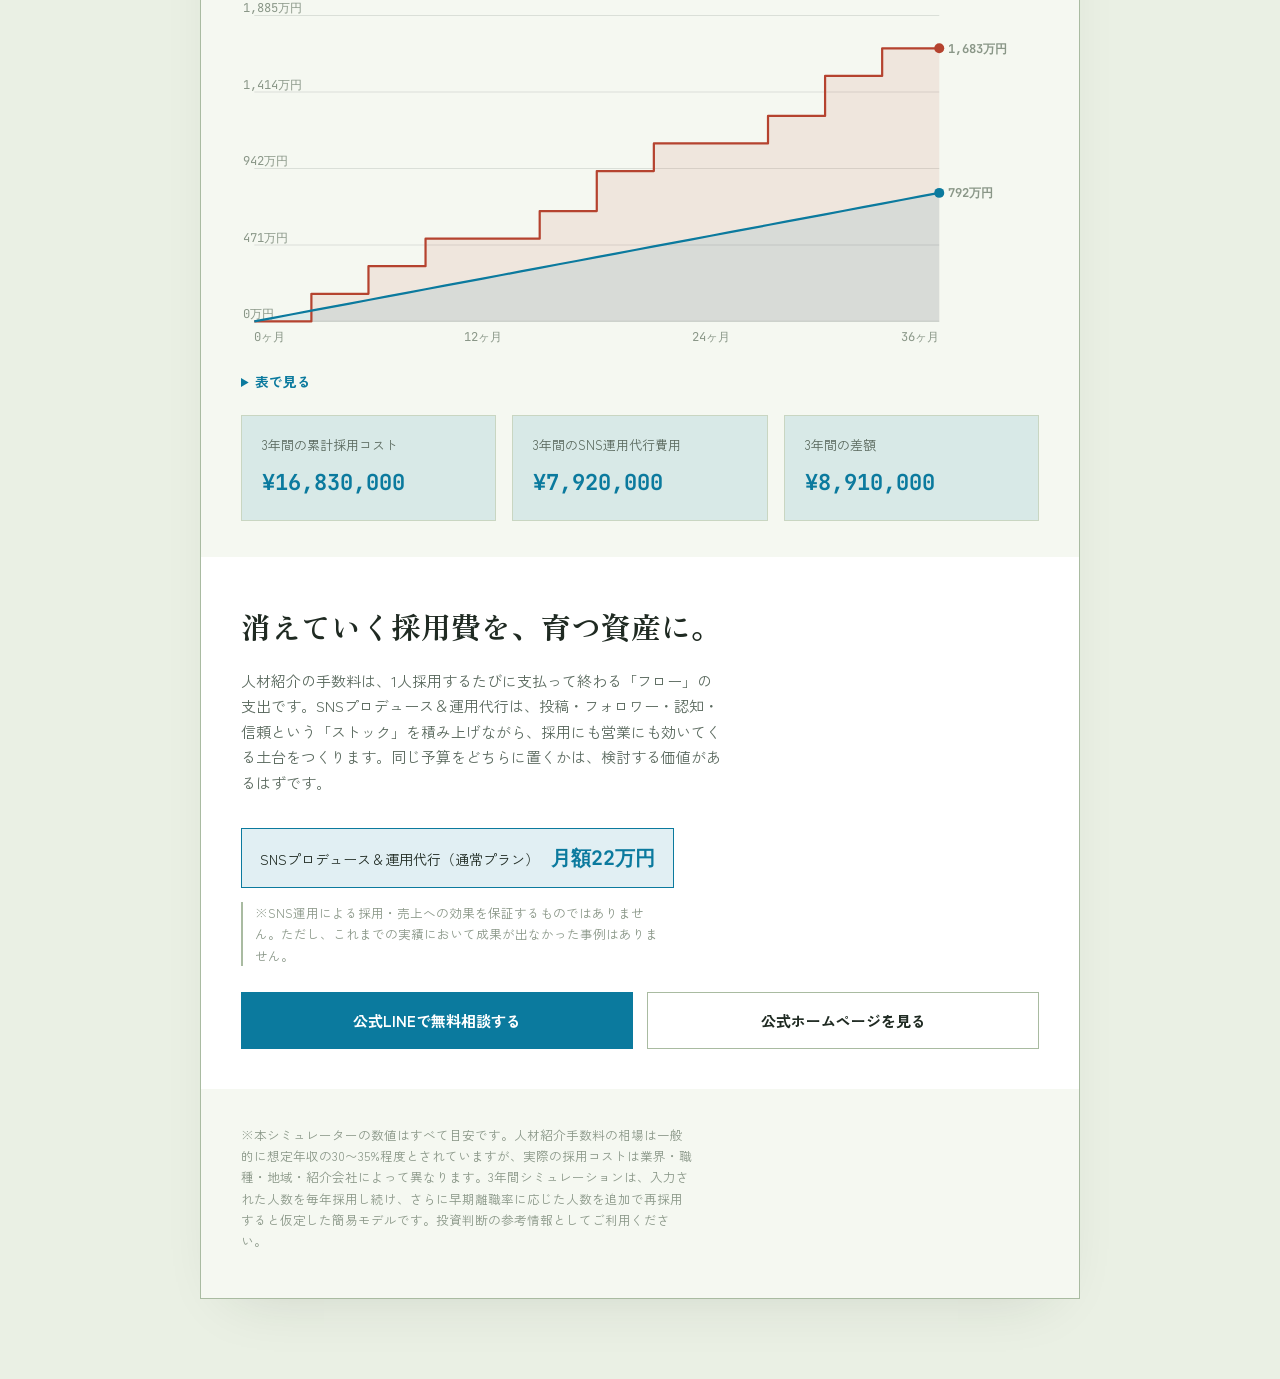
<file: recruit-cost-simulator.html>
<!doctype html>
<html lang="ja">
<head>
<meta charset="UTF-8" />
<meta name="viewport" content="width=device-width, initial-scale=1.0" />
<title>採用コスト診断書</title>
<meta name="description" content="今の採用スタイルを続けた場合の採用コストを可視化し、SNSプロデュース＆運用代行(月額22万円)と比較するシミュレーター。" />
<!-- Google tag (gtag.js) -->
<script async src="https://www.googletagmanager.com/gtag/js?id=G-M38B0VWWLZ"></script>
<script>
  window.dataLayer = window.dataLayer || [];
  function gtag(){dataLayer.push(arguments);}
  gtag('js', new Date());

  gtag('config', 'G-M38B0VWWLZ');
</script>
<link rel="preconnect" href="https://fonts.googleapis.com">
<link rel="preconnect" href="https://fonts.gstatic.com" crossorigin>
<link href="https://fonts.googleapis.com/css2?family=Zen+Old+Mincho:wght@400;600;700;900&family=Zen+Kaku+Gothic+New:wght@400;500;700;900&family=JetBrains+Mono:wght@400;500;700&display=swap" rel="stylesheet">
<style>
  :root{
    --paper:#EAF0E4;
    --surface:#F5F8F1;
    --surface-raised:#FFFFFF;
    --ink:#1F2A22;
    --ink-muted:#5B6A5F;
    --ink-faint:#8A9788;
    --border:#C9D6C2;
    --border-strong:#A9BBA1;
    --accent-alert:#B5432F;
    --accent-alert-soft:rgba(181,67,47,0.12);
    --accent-value:#0B7A9E;
    --accent-value-soft:rgba(11,122,158,0.12);
    --grid-line:rgba(31,42,34,0.12);
    --shadow:rgba(31,42,34,0.16);
    --font-display:'Zen Old Mincho', 'Hiragino Mincho ProN', serif;
    --font-body:'Zen Kaku Gothic New', 'Hiragino Sans', sans-serif;
    --font-mono:'JetBrains Mono', 'SF Mono', monospace;
  }
  @media (prefers-color-scheme: dark){
    :root:not([data-theme="light"]){
      --paper:#121A15;
      --surface:#182119;
      --surface-raised:#1D2A20;
      --ink:#E7EFE2;
      --ink-muted:#9FB09A;
      --ink-faint:#6D7D6A;
      --border:#2A362A;
      --border-strong:#3B4A38;
      --accent-alert:#E2604A;
      --accent-alert-soft:rgba(226,96,74,0.18);
      --accent-value:#2FA0C4;
      --accent-value-soft:rgba(47,160,196,0.18);
      --grid-line:rgba(231,239,226,0.12);
      --shadow:rgba(0,0,0,0.5);
    }
  }
  :root[data-theme="dark"]{
    --paper:#121A15;
    --surface:#182119;
    --surface-raised:#1D2A20;
    --ink:#E7EFE2;
    --ink-muted:#9FB09A;
    --ink-faint:#6D7D6A;
    --border:#2A362A;
    --border-strong:#3B4A38;
    --accent-alert:#E2604A;
    --accent-alert-soft:rgba(226,96,74,0.18);
    --accent-value:#2FA0C4;
    --accent-value-soft:rgba(47,160,196,0.18);
    --grid-line:rgba(231,239,226,0.12);
    --shadow:rgba(0,0,0,0.5);
  }

  *{box-sizing:border-box;}
  html{background:var(--paper);}
  body{
    margin:0;
    background:var(--paper);
    color:var(--ink);
    font-family:var(--font-body);
    font-size:16px;
    line-height:1.7;
    -webkit-font-smoothing:antialiased;
  }
  @media (prefers-reduced-motion: reduce){
    *{animation-duration:0.001ms !important; transition-duration:0.001ms !important;}
  }

  .sheet{
    max-width:920px;
    margin:0 auto;
    padding:28px 20px 80px;
  }
  .doc{
    border:1px solid var(--border-strong);
    background:var(--surface);
    box-shadow:0 24px 60px -32px var(--shadow);
    position:relative;
  }

  /* ---------- masthead ---------- */
  .masthead{
    position:relative;
    padding:44px 40px 30px;
    border-bottom:1px solid var(--border);
    background:
      repeating-linear-gradient(var(--grid-line) 0 1px, transparent 1px 33px);
  }
  .masthead__kicker{
    font-family:var(--font-mono);
    font-size:12px;
    letter-spacing:0.16em;
    color:var(--ink-muted);
    text-transform:uppercase;
  }
  .masthead__title{
    font-family:var(--font-display);
    font-weight:700;
    font-size:clamp(30px, 5vw, 46px);
    margin:10px 0 14px;
    text-wrap:balance;
    letter-spacing:0.02em;
  }
  .masthead__lead{
    max-width:56ch;
    color:var(--ink-muted);
    font-size:16px;
  }
  .stamp{
    position:absolute;
    top:34px;
    right:36px;
    width:84px;
    height:84px;
    border:3px solid var(--accent-alert);
    border-radius:50%;
    display:flex;
    align-items:center;
    justify-content:center;
    transform:rotate(-9deg);
    opacity:0.9;
  }
  .stamp::before{
    content:"";
    position:absolute;
    inset:6px;
    border:1px solid var(--accent-alert);
    border-radius:50%;
  }
  .stamp span{
    writing-mode:vertical-rl;
    font-family:var(--font-display);
    font-weight:900;
    font-size:19px;
    color:var(--accent-alert);
    letter-spacing:0.1em;
  }
  @media (max-width:560px){
    .stamp{width:64px;height:64px;top:20px;right:20px;}
    .stamp span{font-size:14px;}
    .masthead{padding:36px 22px 24px;}
  }
  @media (min-width:901px){
    .stamp{
      width:140px;
      height:140px;
      top:30px;
      right:40px;
      border-width:5px;
      opacity:1;
      transform:rotate(-11deg);
      box-shadow:0 10px 26px -10px var(--accent-alert), 0 0 0 1px var(--accent-alert-soft);
    }
    .stamp::before{ inset:10px; border-width:2px; }
    .stamp span{ font-size:32px; }
  }

  /* ---------- sections ---------- */
  .section{
    padding:36px 40px;
    border-bottom:1px solid var(--border);
  }
  .section:last-of-type{border-bottom:none;}
  @media (max-width:560px){ .section{padding:28px 22px;} }

  .eyebrow{
    display:flex;
    align-items:baseline;
    gap:10px;
    font-family:var(--font-mono);
    font-size:12px;
    letter-spacing:0.14em;
    color:var(--ink-faint);
    text-transform:uppercase;
    margin-bottom:8px;
  }
  .eyebrow::before{
    content:"";
    width:18px;
    height:1px;
    background:var(--border-strong);
    display:inline-block;
  }
  .section h2{
    font-family:var(--font-display);
    font-size:24px;
    font-weight:700;
    margin:0 0 6px;
    letter-spacing:0.01em;
  }
  .section__note{
    color:var(--ink-muted);
    font-size:14.5px;
    max-width:62ch;
    margin:0 0 26px;
  }
  @media (min-width:641px){
    .section__note--nowrap{ max-width:none; white-space:nowrap; }
  }

  /* ---------- form fields ---------- */
  .fields{
    display:grid;
    grid-template-columns:1fr 1fr;
    gap:26px 32px;
  }
  @media (max-width:640px){ .fields{grid-template-columns:1fr;} }

  .field{
    display:flex;
    flex-direction:column;
    gap:8px;
  }
  .field__label{
    display:flex;
    justify-content:space-between;
    align-items:baseline;
    font-size:14px;
    font-weight:700;
  }
  .field__label small{
    display:block;
    font-weight:500;
    color:var(--ink-faint);
    font-size:12px;
    margin-top:2px;
  }
  .field__value{
    font-family:var(--font-mono);
    font-variant-numeric:tabular-nums;
    font-size:17px;
    font-weight:700;
    color:var(--accent-value);
    white-space:nowrap;
  }
  input[type="range"]{
    -webkit-appearance:none;
    appearance:none;
    width:100%;
    height:4px;
    border-radius:2px;
    background:linear-gradient(var(--border-strong), var(--border-strong)) no-repeat;
    background-size:100% 100%;
    cursor:pointer;
  }
  input[type="range"]::-webkit-slider-runnable-track{
    height:4px;
    border-radius:2px;
    background:var(--border);
  }
  input[type="range"]::-moz-range-track{
    height:4px;
    border-radius:2px;
    background:var(--border);
  }
  input[type="range"]::-webkit-slider-thumb{
    -webkit-appearance:none;
    width:18px;height:18px;
    border-radius:50%;
    background:var(--surface-raised);
    border:3px solid var(--accent-value);
    margin-top:-7px;
    cursor:pointer;
  }
  input[type="range"]::-moz-range-thumb{
    width:12px;height:12px;
    border-radius:50%;
    background:var(--surface-raised);
    border:3px solid var(--accent-value);
    cursor:pointer;
  }
  input[type="range"]:focus-visible{outline:2px solid var(--accent-value); outline-offset:4px;}

  /* ---------- hero numbers ---------- */
  .hero-figure{
    display:flex;
    flex-wrap:wrap;
    align-items:flex-end;
    gap:12px 20px;
    margin-bottom:22px;
  }
  .hero-figure__value{
    font-family:var(--font-mono);
    font-variant-numeric:tabular-nums;
    font-weight:700;
    font-size:clamp(38px, 6vw, 58px);
    color:var(--accent-alert);
    line-height:1;
  }
  .hero-figure__unit{
    font-size:16px;
    color:var(--ink-muted);
    padding-bottom:6px;
  }
  .hero-figure__sub{
    width:100%;
    font-size:14.5px;
    color:var(--ink-muted);
  }
  .hero-figure__sub b{color:var(--ink); font-weight:700;}

  .breakdown{
    display:flex;
    flex-direction:column;
    gap:0;
    border:1px solid var(--border);
    background:var(--surface-raised);
  }
  .breakdown__row{
    display:flex;
    justify-content:space-between;
    align-items:baseline;
    gap:12px;
    padding:12px 16px;
    border-bottom:1px solid var(--border);
    font-size:14.5px;
  }
  .breakdown__row:last-child{border-bottom:none; background:var(--accent-alert-soft);}
  .breakdown__row span:first-child{color:var(--ink-muted);}
  .breakdown__row span:last-child{
    font-family:var(--font-mono);
    font-variant-numeric:tabular-nums;
    font-weight:700;
  }

  .flag{
    margin-top:20px;
    display:flex;
    gap:12px;
    padding:14px 16px;
    background:var(--accent-alert-soft);
    border:1px solid var(--accent-alert);
    font-size:14px;
    color:var(--ink);
  }
  .flag__mark{
    font-family:var(--font-display);
    font-weight:900;
    color:var(--accent-alert);
    font-size:18px;
    line-height:1;
  }

  /* ---------- bar chart ---------- */
  .barchart{width:100%; margin-bottom:22px;}
  .barchart .bar-label{font-family:var(--font-body); font-size:14px; font-weight:700; fill:var(--ink);}
  .barchart .bar-value{font-family:var(--font-mono); font-size:15px; font-weight:700; font-variant-numeric:tabular-nums;}
  .barchart .bar-track{fill:var(--border);}

  .multiple-callout{
    display:flex;
    align-items:baseline;
    gap:14px;
    flex-wrap:wrap;
    padding:20px 22px;
    background:var(--surface-raised);
    border:1px solid var(--border);
  }
  .multiple-callout__num{
    font-family:var(--font-mono);
    font-weight:700;
    font-size:44px;
    color:var(--accent-alert);
    line-height:1;
  }
  .multiple-callout__text{font-size:15px; color:var(--ink-muted); max-width:44ch;}

  .value-cards{
    display:grid;
    grid-template-columns:1fr 1fr;
    gap:16px;
    margin-top:20px;
  }
  @media (max-width:640px){ .value-cards{grid-template-columns:1fr;} }

  .case-grid{
    display:grid;
    grid-template-columns:1fr 1fr;
    gap:20px;
  }
  @media (max-width:680px){ .case-grid{grid-template-columns:1fr;} }
  .case-card{
    display:flex;
    flex-direction:column;
    padding:22px 22px 18px;
    border:1px solid var(--border);
    background:var(--surface-raised);
  }
  .case-card__top{
    display:flex;
    flex-wrap:wrap;
    gap:20px;
    align-items:flex-start;
  }
  .case-card__content{
    flex:1 1 200px;
    min-width:0;
  }

  .phone-mock{
    flex:none;
    width:132px;
    display:flex;
    flex-direction:column;
    align-items:center;
    gap:8px;
    margin:0 auto;
  }
  .phone-mock__frame{
    width:132px;
    aspect-ratio:9/18.5;
    background:#10151c;
    border:3px solid #05070a;
    border-radius:20px;
    box-shadow:0 10px 24px -12px var(--shadow), inset 0 0 0 1px rgba(255,255,255,0.05);
    position:relative;
    overflow:hidden;
  }
  .phone-mock__notch{
    position:absolute;
    top:6px;
    left:50%;
    transform:translateX(-50%);
    width:38px;
    height:5px;
    border-radius:3px;
    background:rgba(255,255,255,0.55);
    z-index:2;
  }
  .phone-mock__shot{
    width:100%;
    height:100%;
    object-fit:cover;
    object-position:top center;
    display:block;
  }
  .phone-mock__caption{
    font-size:10px;
    line-height:1.5;
    text-align:center;
    color:var(--ink-faint);
  }

  .case-card__industry{
    font-family:var(--font-mono);
    font-size:12px;
    letter-spacing:0.08em;
    color:var(--accent-value);
    font-weight:700;
    margin-bottom:14px;
  }
  .case-card__stats{
    display:flex;
    align-items:center;
    gap:14px;
    flex-wrap:wrap;
  }
  .case-stat{display:flex; flex-direction:column; gap:4px;}
  .case-stat__label{font-size:11.5px; color:var(--ink-faint);}
  .case-stat__value{font-size:14.5px; font-weight:700; color:var(--ink);}
  .case-stat__value--highlight{color:var(--accent-value);}
  .case-stat__arrow{color:var(--ink-faint); font-size:18px; padding-bottom:2px;}
  .case-card__detail{
    margin:14px 0 0;
    font-size:13.5px;
    color:var(--ink-muted);
  }
  .case-card__quote{
    margin:14px 0 0;
    padding:13px 16px;
    background:var(--accent-value-soft);
    border-left:3px solid var(--accent-value);
  }
  .case-card__quote-label{
    display:block;
    font-size:11px;
    font-weight:700;
    letter-spacing:0.05em;
    color:var(--accent-value);
    margin-bottom:6px;
  }
  .case-card__quote p{
    margin:0;
    font-size:13.5px;
    line-height:1.7;
    color:var(--ink);
  }
  .case-card__plan{
    margin:16px 0 0;
    padding-top:12px;
    border-top:1px dashed var(--border);
    font-size:11.5px;
    color:var(--ink-faint);
  }

  .value-card{
    padding:18px 20px;
    border:1px solid var(--border);
    background:var(--accent-value-soft);
  }
  .value-card__label{font-size:13px; color:var(--ink-muted); margin-bottom:8px;}
  .value-card__num{
    font-family:var(--font-mono);
    font-variant-numeric:tabular-nums;
    font-weight:700;
    font-size:26px;
    color:var(--accent-value);
  }

  /* ---------- line chart ---------- */
  .legend{
    display:flex;
    gap:22px;
    flex-wrap:wrap;
    margin-bottom:14px;
    font-size:13.5px;
    color:var(--ink-muted);
  }
  .legend__item{display:flex; align-items:center; gap:8px;}
  .legend__swatch{width:12px; height:12px; border-radius:2px; flex:none;}

  .chart2-wrap{position:relative; width:100%;}
  .chart2-wrap svg{width:100%; height:auto; display:block; overflow:visible;}
  .chart2.is-compact .axis-label{ font-size:15px; }
  .chart2 .grid-line{stroke:var(--grid-line); stroke-width:1;}
  .chart2 .axis-label{font-family:var(--font-mono); font-size:11px; fill:var(--ink-faint);}
  .chart2 .crosshair{stroke:var(--ink-faint); stroke-width:1; stroke-dasharray:3 3; opacity:0; pointer-events:none;}
  .chart2 .hover-dot{opacity:0; pointer-events:none;}
  .chart2 .hover-catch{fill:transparent; cursor:crosshair;}

  .tooltip{
    position:absolute;
    pointer-events:none;
    background:var(--surface-raised);
    border:1px solid var(--border-strong);
    box-shadow:0 8px 22px -10px var(--shadow);
    padding:9px 12px;
    font-size:12.5px;
    line-height:1.6;
    white-space:nowrap;
    opacity:0;
    transform:translate(-50%,-100%);
    transition:opacity .1s ease;
    z-index:5;
  }
  .tooltip.is-visible{opacity:1;}
  .tooltip .t-month{font-family:var(--font-mono); color:var(--ink-faint); font-size:11px; margin-bottom:3px;}
  .tooltip .t-row{display:flex; align-items:center; gap:6px;}
  .tooltip .t-dot{width:8px;height:8px;border-radius:50%;flex:none;}
  .tooltip .t-val{font-family:var(--font-mono); font-weight:700; font-variant-numeric:tabular-nums; margin-left:auto; padding-left:10px;}

  details.table-toggle{margin-top:16px; font-size:13.5px;}
  details.table-toggle summary{cursor:pointer; color:var(--accent-value); font-weight:700;}
  .data-table-wrap{overflow-x:auto; margin-top:12px;}
  table.data-table{border-collapse:collapse; width:100%; min-width:480px; font-size:13px;}
  table.data-table th, table.data-table td{
    border:1px solid var(--border);
    padding:7px 10px;
    text-align:right;
    font-family:var(--font-mono);
    font-variant-numeric:tabular-nums;
  }
  table.data-table th:first-child, table.data-table td:first-child{text-align:left; font-family:var(--font-body);}
  table.data-table thead th{background:var(--surface); font-family:var(--font-body); font-weight:700;}

  .summary3y{
    display:grid;
    grid-template-columns:1fr 1fr 1fr;
    gap:16px;
    margin-top:22px;
  }
  @media (max-width:680px){ .summary3y{grid-template-columns:1fr;} }
  .summary3y .value-card__num{font-size:22px;}

  /* ---------- closing ---------- */
  .closing{
    padding:44px 40px 40px;
    background:var(--surface-raised);
  }
  .closing h2{
    font-family:var(--font-display);
    font-size:clamp(22px, 3.4vw, 30px);
    margin:0 0 16px;
    text-wrap:balance;
  }
  .closing p{max-width:60ch; color:var(--ink-muted); font-size:15px;}
  .closing .price-badge{
    display:inline-flex;
    align-items:baseline;
    gap:8px;
    margin-top:18px;
    padding:12px 18px;
    border:1px solid var(--accent-value);
    background:var(--accent-value-soft);
    font-size:14px;
  }
  .closing .price-badge b{
    font-family:var(--font-mono);
    font-size:20px;
    color:var(--accent-value);
    font-variant-numeric:tabular-nums;
    white-space:nowrap;
  }
  .cta-row{
    display:flex;
    flex-wrap:wrap;
    gap:14px;
    margin-top:26px;
  }
  .cta-btn{
    flex:1 1 220px;
    display:inline-flex;
    align-items:center;
    justify-content:center;
    padding:15px 24px;
    font-size:15px;
    font-weight:700;
    text-align:center;
    text-decoration:none;
    border:1px solid transparent;
    transition:opacity .15s ease;
  }
  .cta-btn:hover{ opacity:0.85; }
  .cta-btn--primary{
    background:var(--accent-value);
    color:#fff;
    border-color:var(--accent-value);
  }
  .cta-btn--secondary{
    background:transparent;
    color:var(--ink);
    border-color:var(--border-strong);
  }
  .closing .effect-note{
    max-width:60ch;
    margin:14px 0 0;
    padding-left:12px;
    border-left:2px solid var(--border-strong);
    font-size:12.5px;
    line-height:1.7;
    color:var(--ink-faint);
  }

  .footnote{
    padding:22px 40px 34px;
    font-size:12.5px;
    color:var(--ink-faint);
    max-width:76ch;
  }
  @media (max-width:560px){ .closing, .footnote{padding-left:22px; padding-right:22px;} }
</style>
</head>
<body>

<div class="sheet">
  <div class="doc">

    <header class="masthead">
      <div class="masthead__kicker">Recruitment Cost Statement</div>
      <h1 class="masthead__title">採用コスト診断書</h1>
      <p class="masthead__lead">
        今の採用スタイルを続けたとき、実際にいくら消えているのか。数字を入れて、可視化してください。
      </p>
      <div class="stamp" aria-hidden="true"><span>要注意</span></div>
    </header>

    <!-- STEP 1 : inputs -->
    <section class="section">
      <div class="eyebrow">Step 1 — 現状を入力</div>
      <h2>貴社の採用条件</h2>
      <p class="section__note">まずは目安の数値が入っています。実際の条件に近づけて調整してください。</p>

      <div class="fields">
        <div class="field">
          <div class="field__label">
            <span>採用ポジションの想定年収</span>
            <span class="field__value" id="salaryOut">400万円</span>
          </div>
          <input type="range" id="salaryRange" min="2000000" max="10000000" step="100000" value="4000000" aria-label="想定年収" />
        </div>

        <div class="field">
          <div class="field__label">
            <span>年間の採用予定人数</span>
            <span class="field__value" id="hiresOut">3人</span>
          </div>
          <input type="range" id="hiresRange" min="1" max="20" step="1" value="3" aria-label="年間の採用予定人数" />
        </div>

        <div class="field">
          <div class="field__label">
            <span>人材紹介の手数料率
              <small>相場は想定年収の30〜35%程度</small>
            </span>
            <span class="field__value" id="agencyOut">33%</span>
          </div>
          <input type="range" id="agencyRange" min="20" max="40" step="1" value="33" aria-label="人材紹介の手数料率" />
        </div>

        <div class="field">
          <div class="field__label">
            <span>その他の採用コスト（1人あたり）
              <small>求人広告費・社内工数（面接/選考）の合計目安</small>
            </span>
            <span class="field__value" id="otherOut">38万円</span>
          </div>
          <input type="range" id="otherRange" min="0" max="1000000" step="10000" value="380000" aria-label="その他の採用コスト" />
        </div>
      </div>
    </section>

    <!-- STEP 2 : current cost -->
    <section class="section">
      <div class="eyebrow">Step 2 — 見えてきた採用コスト</div>
      <h2>月換算の採用コスト</h2>

      <div class="hero-figure">
        <span class="hero-figure__value" id="monthlyOut">¥0</span>
        <span class="hero-figure__unit">/ 月</span>
        <p class="hero-figure__sub">年間では <b id="annualOut">¥0</b>。採用1人あたり <b id="perHireOut">¥0</b> が「内定」の瞬間に確定します。</p>
      </div>

      <div class="breakdown">
        <div class="breakdown__row"><span>人材紹介手数料（1人あたり）</span><span id="agencyPartOut">¥0</span></div>
        <div class="breakdown__row"><span>その他コスト（1人あたり）</span><span id="otherPartOut">¥0</span></div>
        <div class="breakdown__row"><span>採用コスト合計（年間 ×人数）</span><span id="totalPartOut">¥0</span></div>
      </div>

      <div class="flag">
        <span class="flag__mark">!</span>
        <span>人材紹介の成功報酬は、入社後すぐに離職しても基本的に返金されません。活躍を保証しない「先払いの費用」です。</span>
      </div>
    </section>

    <!-- STEP 3 : comparison -->
    <section class="section">
      <div class="eyebrow">Step 3 — SNS運用代行と比べると</div>
      <h2>同じ「月額」で、これだけ違う</h2>
      <p class="section__note section__note--nowrap">弊社の通常プラン（SNSプロデュース＆運用代行）は月額22万円の定額です。</p>

      <svg class="barchart" id="barChart" viewBox="0 0 640 166" role="img" aria-label="月換算の採用コストとSNS運用代行の比較">
        <rect class="bar-track" x="0" y="20" width="640" height="40" />
        <path id="barRecruit" fill="var(--accent-alert)" />
        <text class="bar-label" x="10" y="14" id="barRecruitLabel"></text>
        <text class="bar-value" x="630" y="48" text-anchor="end" fill="var(--accent-alert)" id="barRecruitValue"></text>

        <rect class="bar-track" x="0" y="104" width="640" height="40" />
        <path id="barService" fill="var(--accent-value)" />
        <text class="bar-label" x="10" y="98" id="barServiceLabel">SNS運用代行（通常プラン・月額）</text>
        <text class="bar-value" x="630" y="132" text-anchor="end" fill="var(--accent-value)" id="barServiceValue">¥220,000</text>
      </svg>

      <div class="multiple-callout">
        <span class="multiple-callout__num" id="multipleOut">0.0倍</span>
        <span class="multiple-callout__text">同じ1ヶ月で、SNS運用代行の<b id="multipleOut2">0.0</b>倍の予算が採用に消えている計算です。</span>
      </div>

      <div class="value-cards">
        <div class="value-card">
          <div class="value-card__label">年間の採用予算は、SNS運用代行に換算すると</div>
          <div class="value-card__num" id="monthsEquivalentOut">0ヶ月分</div>
        </div>
        <div class="value-card">
          <div class="value-card__label">月あたりの差額（浮く可能性のある予算）</div>
          <div class="value-card__num" id="diffMonthlyOut">¥0</div>
        </div>
      </div>
    </section>

    <!-- CASE STUDIES -->
    <section class="section">
      <div class="eyebrow">導入事例 — 同じ通常プランでの実績</div>
      <h2>「効果は保証できない」。それでも、これが実績です。</h2>
      <p class="section__note">成果は業種やアカウントの状況によって変わるため、効果を保証するものではありません。ただし、この通常プランで成果が出なかった事例はこれまでありません。</p>

      <div class="case-grid">
        <article class="case-card">
          <div class="case-card__top">
            <div class="phone-mock">
              <div class="phone-mock__frame">
                <div class="phone-mock__notch"></div>
                <img class="phone-mock__shot" src="assets/cases/case-manufacturing.jpg" alt="製造業クライアントのSNSアカウント画面" loading="lazy" />
              </div>
              <span class="phone-mock__caption">※実際の運用アカウントの画面</span>
            </div>
            <div class="case-card__content">
              <div class="case-card__industry">製造業（板金加工）</div>
              <div class="case-card__stats">
                <div class="case-stat">
                  <span class="case-stat__label">介入前</span>
                  <span class="case-stat__value">フォロワー 80人</span>
                </div>
                <span class="case-stat__arrow" aria-hidden="true">→</span>
                <div class="case-stat">
                  <span class="case-stat__label">8ヶ月後</span>
                  <span class="case-stat__value case-stat__value--highlight">採用 6人に貢献</span>
                </div>
              </div>
              <div class="case-card__quote">
                <span class="case-card__quote-label">クライアントの声</span>
                <p>「運もあったと思うけど、こんな短期間で6人もSNSから採用することができるとは思っていなかった。採用コストが明らかに最適化されている。」</p>
              </div>
              <p class="case-card__plan">介入要素：通常プラン 月額22万円（アカウント設計・企画立案・台本/コンテ作成・編集・月8投稿・月次運用レポート提出）</p>
            </div>
          </div>
        </article>

        <article class="case-card">
          <div class="case-card__top">
            <div class="phone-mock">
              <div class="phone-mock__frame">
                <div class="phone-mock__notch"></div>
                <img class="phone-mock__shot" src="assets/cases/case-care.jpg" alt="介護事業所クライアントのSNSアカウント画面" loading="lazy" />
              </div>
              <span class="phone-mock__caption">※実際の運用アカウントの画面</span>
            </div>
            <div class="case-card__content">
              <div class="case-card__industry">介護事業所</div>
              <div class="case-card__stats">
                <div class="case-stat">
                  <span class="case-stat__label">介入前</span>
                  <span class="case-stat__value">SNS運用なし</span>
                </div>
                <div class="case-stat">
                  <span class="case-stat__label">介入後</span>
                  <span class="case-stat__value case-stat__value--highlight">フォロワー 5,000人超／月間最高300万再生</span>
                </div>
              </div>
              <div class="case-card__quote">
                <span class="case-card__quote-label">クライアントの声</span>
                <p>「地元でも声をかけられるほど認知され、"SNSを見て応募しました"というDMが毎月安定して届くようになった。効果を確認しながら4年間継続中。」</p>
              </div>
              <p class="case-card__plan">介入要素：通常プラン 月額22万円（アカウント設計・企画立案・台本/コンテ作成・編集・月8投稿・月次運用レポート提出）</p>
            </div>
          </div>
        </article>
      </div>
    </section>

    <!-- STEP 4 : 3yr simulation -->
    <section class="section">
      <div class="eyebrow">Step 4 — 3年後、その費用はどうなる？</div>
      <h2>採用費は「消える」。運用費は「積み上がる」。</h2>
      <p class="section__note">早期離職が起きれば、同じ採用費がもう一度発生します。3年間の累計で比べてみます。</p>

      <div class="fields" style="margin-bottom:24px;">
        <div class="field">
          <div class="field__label">
            <span>早期離職率
              <small>採用した人のうち、数年以内に離職して再採用が必要になる割合の目安</small>
            </span>
            <span class="field__value" id="turnoverOut">15%</span>
          </div>
          <input type="range" id="turnoverRange" min="0" max="40" step="1" value="15" aria-label="早期離職率" />
        </div>
      </div>

      <div class="legend">
        <span class="legend__item"><span class="legend__swatch" style="background:var(--accent-alert)"></span>採用コスト（累計）</span>
        <span class="legend__item"><span class="legend__swatch" style="background:var(--accent-value)"></span>SNS運用代行（累計）</span>
      </div>

      <div class="chart2-wrap">
        <svg class="chart2" id="chart2" viewBox="0 0 720 320" role="img" aria-label="36ヶ月間の累計コスト推移">
          <g id="gridLines"></g>
          <g id="axisLabels"></g>
          <path id="areaRecruit" fill="var(--accent-alert)" opacity="0.10" stroke="none" />
          <path id="areaService" fill="var(--accent-value)" opacity="0.10" stroke="none" />
          <path id="lineRecruit" fill="none" stroke="var(--accent-alert)" stroke-width="2" stroke-linejoin="round" />
          <path id="lineService" fill="none" stroke="var(--accent-value)" stroke-width="2" stroke-linejoin="round" />
          <circle id="endDotRecruit" r="4.5" fill="var(--accent-alert)" />
          <circle id="endDotService" r="4.5" fill="var(--accent-value)" />
          <text id="endLabelRecruit" class="axis-label" font-weight="700" fill="var(--accent-alert)"></text>
          <text id="endLabelService" class="axis-label" font-weight="700" fill="var(--accent-value)"></text>
          <line id="crosshair" class="crosshair" y1="10" y2="270" />
          <circle id="hoverDotRecruit" class="hover-dot" r="4" fill="var(--accent-alert)" />
          <circle id="hoverDotService" class="hover-dot" r="4" fill="var(--accent-value)" />
          <rect id="hoverCatch" class="hover-catch" x="0" y="0" width="720" height="290" />
        </svg>
        <div class="tooltip" id="tooltip">
          <div class="t-month" id="tt-month"></div>
          <div class="t-row"><span class="t-dot" style="background:var(--accent-alert)"></span>採用コスト<span class="t-val" id="tt-recruit"></span></div>
          <div class="t-row"><span class="t-dot" style="background:var(--accent-value)"></span>SNS運用代行<span class="t-val" id="tt-service"></span></div>
        </div>
      </div>

      <details class="table-toggle">
        <summary>表で見る</summary>
        <div class="data-table-wrap">
          <table class="data-table">
            <thead><tr><th>経過月</th><th>採用コスト（累計）</th><th>SNS運用代行（累計）</th></tr></thead>
            <tbody id="timelineTableBody"></tbody>
          </table>
        </div>
      </details>

      <div class="summary3y">
        <div class="value-card">
          <div class="value-card__label">3年間の累計採用コスト</div>
          <div class="value-card__num" id="recruit3yOut">¥0</div>
        </div>
        <div class="value-card">
          <div class="value-card__label">3年間のSNS運用代行費用</div>
          <div class="value-card__num" id="service3yOut">¥0</div>
        </div>
        <div class="value-card">
          <div class="value-card__label">3年間の差額</div>
          <div class="value-card__num" id="diff3yOut">¥0</div>
        </div>
      </div>
    </section>

    <div class="closing">
      <h2>消えていく採用費を、育つ資産に。</h2>
      <p>人材紹介の手数料は、1人採用するたびに支払って終わる「フロー」の支出です。SNSプロデュース＆運用代行は、投稿・フォロワー・認知・信頼という「ストック」を積み上げながら、採用にも営業にも効いてくる土台をつくります。同じ予算をどちらに置くかは、検討する価値があるはずです。</p>
      <div class="price-badge">SNSプロデュース＆運用代行（通常プラン）&nbsp;<b>月額22万円</b></div>
      <p class="effect-note">※SNS運用による採用・売上への効果を保証するものではありません。ただし、これまでの実績において成果が出なかった事例はありません。</p>

      <div class="cta-row">
        <a class="cta-btn cta-btn--primary" href="https://lin.ee/UN3A3cY" target="_blank" rel="noopener noreferrer">公式LINEで無料相談する</a>
        <a class="cta-btn cta-btn--secondary" href="https://socialsupercharger.jp/" target="_blank" rel="noopener noreferrer">公式ホームページを見る</a>
      </div>
    </div>

    <p class="footnote">
      ※本シミュレーターの数値はすべて目安です。人材紹介手数料の相場は一般的に想定年収の30〜35%程度とされていますが、実際の採用コストは業界・職種・地域・紹介会社によって異なります。3年間シミュレーションは、入力された人数を毎年採用し続け、さらに早期離職率に応じた人数を追加で再採用すると仮定した簡易モデルです。投資判断の参考情報としてご利用ください。
    </p>
  </div>
</div>

<script>
(function(){
  const SERVICE_MONTHLY = 220000;

  const el = (id) => document.getElementById(id);
  const salaryRange = el('salaryRange');
  const hiresRange = el('hiresRange');
  const agencyRange = el('agencyRange');
  const otherRange = el('otherRange');
  const turnoverRange = el('turnoverRange');

  function yen(n){
    return '¥' + Math.round(n).toLocaleString('ja-JP');
  }
  function man(n){
    return Math.round(n/10000).toLocaleString('ja-JP') + '万円';
  }

  function roundedBarPath(x0, y, width, h, r){
    width = Math.max(width, 0);
    if(width < r*2){
      // too small for rounded corner, draw plain rect
      return `M ${x0} ${y} H ${x0+width} V ${y+h} H ${x0} Z`;
    }
    return `M ${x0} ${y} H ${x0+width-r} Q ${x0+width} ${y} ${x0+width} ${y+r} V ${y+h-r} Q ${x0+width} ${y+h} ${x0+width-r} ${y+h} H ${x0} Z`;
  }

  function buildTimeline(perHire, hires, turnoverRate){
    const months = 36;
    const events = [];
    const n1 = Math.max(1, Math.round(hires));
    // 年間の採用予定人数は毎年繰り返し発生する（成長を続ける限り採用活動も続くため）
    for(let year=0; year<3; year++){
      for(let i=0;i<n1;i++){
        const m = year*12 + Math.round(((i+1)/(n1+1)) * 12);
        events.push({ month: Math.max(1, Math.min(months, m)), cost: perHire });
      }
    }
    // 早期離職による追加の再採用コスト（1年目・2年目に採用した人が離職した場合の補充）
    const repeatCost = perHire * hires * (turnoverRate/100);
    if(repeatCost > 0){
      events.push({ month: 18, cost: repeatCost });
      events.push({ month: 30, cost: repeatCost });
    }
    const recruitCum = new Array(months+1).fill(0);
    const serviceCum = new Array(months+1).fill(0);
    let running = 0;
    for(let m=1;m<=months;m++){
      events.filter(e => e.month === m).forEach(e => running += e.cost);
      recruitCum[m] = running;
      serviceCum[m] = SERVICE_MONTHLY * m;
    }
    return { recruitCum, serviceCum };
  }

  function render(){
    const salary = Number(salaryRange.value);
    const hires = Number(hiresRange.value);
    const agencyRate = Number(agencyRange.value);
    const otherCost = Number(otherRange.value);
    const turnoverRate = Number(turnoverRange.value);

    el('salaryOut').textContent = man(salary);
    el('hiresOut').textContent = hires + '人';
    el('agencyOut').textContent = agencyRate + '%';
    el('otherOut').textContent = man(otherCost);
    el('turnoverOut').textContent = turnoverRate + '%';

    const agencyFee = salary * (agencyRate/100);
    const perHire = agencyFee + otherCost;
    const annualCost = perHire * hires;
    const monthlyCost = annualCost / 12;

    el('monthlyOut').textContent = yen(monthlyCost);
    el('annualOut').textContent = yen(annualCost);
    el('perHireOut').textContent = yen(perHire);
    el('agencyPartOut').textContent = yen(agencyFee);
    el('otherPartOut').textContent = yen(otherCost);
    el('totalPartOut').textContent = yen(annualCost);

    // --- bar chart ---
    const maxBar = Math.max(monthlyCost, SERVICE_MONTHLY) * 1.08;
    const w1 = (monthlyCost / maxBar) * 640;
    const w2 = (SERVICE_MONTHLY / maxBar) * 640;
    el('barRecruit').setAttribute('d', roundedBarPath(0, 20, w1, 40, 4));
    el('barService').setAttribute('d', roundedBarPath(0, 104, w2, 40, 4));
    el('barRecruitLabel').textContent = '現在の採用コスト（月換算）';
    el('barRecruitValue').textContent = yen(monthlyCost);
    el('barRecruitValue').setAttribute('x', Math.max(w1 - 10, 90));
    el('barRecruitValue').setAttribute('y', 48);
    el('barRecruitValue').setAttribute('text-anchor', w1 > 140 ? 'end' : 'start');
    if(w1 <= 140){ el('barRecruitValue').setAttribute('x', w1 + 10); }

    el('barServiceValue').setAttribute('x', Math.max(w2 - 10, 90));
    el('barServiceValue').setAttribute('text-anchor', w2 > 140 ? 'end' : 'start');
    if(w2 <= 140){ el('barServiceValue').setAttribute('x', w2 + 10); }

    const multiple = monthlyCost / SERVICE_MONTHLY;
    el('multipleOut').textContent = multiple.toFixed(1) + '倍';
    el('multipleOut2').textContent = multiple.toFixed(1);

    const monthsEquivalent = annualCost / SERVICE_MONTHLY;
    el('monthsEquivalentOut').textContent = monthsEquivalent.toFixed(1) + 'ヶ月分';
    el('diffMonthlyOut').textContent = yen(Math.abs(monthlyCost - SERVICE_MONTHLY));

    // --- 36 month timeline ---
    const { recruitCum, serviceCum } = buildTimeline(perHire, hires, turnoverRate);
    const months = 36;
    const maxVal = Math.max(recruitCum[months], serviceCum[months]) * 1.12 || 1;

    const compact = window.innerWidth < 640;
    const vbW = compact ? 400 : 720;
    const vbH = compact ? 300 : 320;
    const padL = compact ? 8 : 12;
    const padR = compact ? 8 : 90;
    const padT = compact ? 18 : 14;
    const padB = compact ? 46 : 30;
    const plotW = vbW - padL - padR;
    const plotH = vbH - padT - padB;
    const x = (m) => padL + (m/months) * plotW;
    const y = (v) => padT + plotH - (v/maxVal) * plotH;

    const chart2El = el('chart2');
    chart2El.setAttribute('viewBox', `0 0 ${vbW} ${vbH}`);
    chart2El.classList.toggle('is-compact', compact);
    el('hoverCatch').setAttribute('width', vbW);
    el('hoverCatch').setAttribute('height', padT + plotH + padB);
    el('crosshair').setAttribute('y1', padT - 4);
    el('crosshair').setAttribute('y2', padT + plotH);

    // grid + axis labels
    const gridG = el('gridLines');
    const axisG = el('axisLabels');
    gridG.innerHTML = '';
    axisG.innerHTML = '';
    const ticks = 4;
    for(let i=0;i<=ticks;i++){
      const v = (maxVal/ticks)*i;
      const gy = y(v);
      const line = document.createElementNS('http://www.w3.org/2000/svg','line');
      line.setAttribute('class','grid-line');
      line.setAttribute('x1', padL); line.setAttribute('x2', padL+plotW);
      line.setAttribute('y1', gy); line.setAttribute('y2', gy);
      gridG.appendChild(line);
      const t = document.createElementNS('http://www.w3.org/2000/svg','text');
      t.setAttribute('class','axis-label');
      t.setAttribute('x', 2); t.setAttribute('y', gy - 3);
      t.textContent = man(v);
      axisG.appendChild(t);
    }
    [0,12,24,36].forEach(m => {
      const t = document.createElementNS('http://www.w3.org/2000/svg','text');
      t.setAttribute('class','axis-label');
      t.setAttribute('x', x(m));
      t.setAttribute('y', padT+plotH+18);
      t.setAttribute('text-anchor', m===0 ? 'start' : (m===36 ? 'end' : 'middle'));
      t.textContent = m + 'ヶ月';
      axisG.appendChild(t);
    });

    function stepPath(arr){
      let d = `M ${x(0)} ${y(arr[0])}`;
      for(let m=1;m<=months;m++){
        d += ` L ${x(m)} ${y(arr[m-1])} L ${x(m)} ${y(arr[m])}`;
      }
      return d;
    }
    function linearPath(arr){
      let d = `M ${x(0)} ${y(arr[0])}`;
      for(let m=1;m<=months;m++){
        d += ` L ${x(m)} ${y(arr[m])}`;
      }
      return d;
    }
    function areaPath(linePathD, arr){
      return `${linePathD} L ${x(months)} ${padT+plotH} L ${x(0)} ${padT+plotH} Z`;
    }

    const recruitLineD = stepPath(recruitCum);
    const serviceLineD = linearPath(serviceCum);
    el('lineRecruit').setAttribute('d', recruitLineD);
    el('lineService').setAttribute('d', serviceLineD);
    el('areaRecruit').setAttribute('d', areaPath(recruitLineD, recruitCum));
    el('areaService').setAttribute('d', areaPath(serviceLineD, serviceCum));

    el('endDotRecruit').setAttribute('cx', x(months));
    el('endDotRecruit').setAttribute('cy', y(recruitCum[months]));
    el('endDotService').setAttribute('cx', x(months));
    el('endDotService').setAttribute('cy', y(serviceCum[months]));

    const elr = el('endLabelRecruit');
    const els = el('endLabelService');
    if(compact){
      elr.setAttribute('x', x(months));
      elr.setAttribute('y', y(recruitCum[months]) - 10);
      elr.setAttribute('text-anchor', 'end');
      els.setAttribute('x', x(months));
      els.setAttribute('y', y(serviceCum[months]) + 18);
      els.setAttribute('text-anchor', 'end');
    } else {
      elr.setAttribute('x', x(months)+8);
      elr.setAttribute('y', y(recruitCum[months])+4);
      elr.setAttribute('text-anchor', 'start');
      els.setAttribute('x', x(months)+8);
      els.setAttribute('y', y(serviceCum[months])+4);
      els.setAttribute('text-anchor', 'start');
    }
    elr.textContent = man(recruitCum[months]);
    els.textContent = man(serviceCum[months]);

    el('recruit3yOut').textContent = yen(recruitCum[months]);
    el('service3yOut').textContent = yen(serviceCum[months]);
    el('diff3yOut').textContent = yen(Math.abs(recruitCum[months]-serviceCum[months]));

    // table
    const tbody = el('timelineTableBody');
    tbody.innerHTML = '';
    for(let m=0;m<=months;m+=3){
      const tr = document.createElement('tr');
      tr.innerHTML = `<td>${m}ヶ月目</td><td>${yen(recruitCum[m])}</td><td>${yen(serviceCum[m])}</td>`;
      tbody.appendChild(tr);
    }

    // store for hover
    render._recruitCum = recruitCum;
    render._serviceCum = serviceCum;
    render._x = x; render._y = y;
    render._padL = padL; render._plotW = plotW; render._months = months;
  }

  // hover interaction on chart2
  const svg = el('chart2');
  const catch_ = el('hoverCatch');
  const tooltip = el('tooltip');
  const wrap = document.querySelector('.chart2-wrap');
  const crosshair = el('crosshair');
  const hoverRecruit = el('hoverDotRecruit');
  const hoverService = el('hoverDotService');

  function pt(evt){
    const rect = svg.getBoundingClientRect();
    const vb = svg.viewBox.baseVal;
    const clientX = (evt.touches ? evt.touches[0].clientX : evt.clientX);
    const clientY = (evt.touches ? evt.touches[0].clientY : evt.clientY);
    const sx = ((clientX - rect.left) / rect.width) * vb.width;
    const sy = ((clientY - rect.top) / rect.height) * vb.height;
    return { sx, sy, rect };
  }

  function onMove(evt){
    if(!render._x) return;
    const { sx, rect } = pt(evt);
    const months = render._months;
    const padL = render._padL;
    const plotW = render._plotW;
    let m = Math.round(((sx - padL) / plotW) * months);
    m = Math.max(0, Math.min(months, m));
    const cx = render._x(m);
    crosshair.setAttribute('x1', cx);
    crosshair.setAttribute('x2', cx);
    crosshair.style.opacity = 1;

    const ry = render._y(render._recruitCum[m]);
    const sy2 = render._y(render._serviceCum[m]);
    hoverRecruit.setAttribute('cx', cx); hoverRecruit.setAttribute('cy', ry); hoverRecruit.style.opacity = 1;
    hoverService.setAttribute('cx', cx); hoverService.setAttribute('cy', sy2); hoverService.style.opacity = 1;

    el('tt-month').textContent = m + 'ヶ月目';
    el('tt-recruit').textContent = yen(render._recruitCum[m]);
    el('tt-service').textContent = yen(render._serviceCum[m]);

    const vb = svg.viewBox.baseVal;
    const px = (cx / vb.width) * rect.width;
    const py = (Math.min(ry, sy2) / vb.height) * rect.height;
    tooltip.style.left = px + 'px';
    tooltip.style.top = Math.max(py - 12, 40) + 'px';
    tooltip.classList.add('is-visible');
  }
  function onLeave(){
    crosshair.style.opacity = 0;
    hoverRecruit.style.opacity = 0;
    hoverService.style.opacity = 0;
    tooltip.classList.remove('is-visible');
  }
  catch_.addEventListener('mousemove', onMove);
  catch_.addEventListener('mouseleave', onLeave);
  catch_.addEventListener('touchmove', (e)=>{ onMove(e); }, {passive:true});
  catch_.addEventListener('touchend', onLeave);

  [salaryRange, hiresRange, agencyRange, otherRange, turnoverRange].forEach(input => {
    input.addEventListener('input', render);
  });

  let resizeTimer = null;
  window.addEventListener('resize', () => {
    clearTimeout(resizeTimer);
    resizeTimer = setTimeout(render, 150);
  });

  render();
})();
</script>
</body>
</html>
</file>
<file: styles.css>
/* ---------------------------------------------------------------
   Stryde — portfolio concept
   Scroll-driven product reveal, inspired by high-end product sites.
   --------------------------------------------------------------- */

:root {
  --bg: #0b0b0d;
  --bg-panel: #050506;
  --fg: #f4f3ef;
  --muted: rgba(244, 243, 239, 0.6);
  --muted-soft: rgba(244, 243, 239, 0.4);
  --line: rgba(244, 243, 239, 0.14);
  --ease: cubic-bezier(0.22, 1, 0.36, 1);
}

* { box-sizing: border-box; }

html {
  scroll-behavior: smooth;
  background: var(--bg);
}

body {
  margin: 0;
  background: var(--bg);
  color: var(--fg);
  font-family: "Inter", -apple-system, BlinkMacSystemFont, "Segoe UI", sans-serif;
  -webkit-font-smoothing: antialiased;
  overflow-x: hidden;
}

img { display: block; max-width: 100%; }
a { color: inherit; text-decoration: none; }
h1, h2, h3, p { margin: 0; }

.reg { font-size: 0.4em; vertical-align: super; }

/* subtle film grain overlay for a more "shot" premium feel */
.grain {
  position: fixed;
  inset: 0;
  z-index: 200;
  pointer-events: none;
  opacity: 0.035;
  mix-blend-mode: overlay;
  background-image: url("data:image/svg+xml,%3Csvg xmlns='http://www.w3.org/2000/svg' width='120' height='120'%3E%3Cfilter id='n'%3E%3CfeTurbulence type='fractalNoise' baseFrequency='0.9' numOctaves='2' stitchTiles='stitch'/%3E%3C/filter%3E%3Crect width='100%25' height='100%25' filter='url(%23n)'/%3E%3C/svg%3E");
}

/* ------------------------------ NAV ------------------------------ */
.nav {
  position: fixed;
  top: 0;
  left: 0;
  right: 0;
  z-index: 100;
  display: flex;
  align-items: flex-start;
  gap: clamp(24px, 6vw, 96px);
  padding: 24px 32px;
  font-size: 13px;
  letter-spacing: 0.01em;
}

.nav__brand {
  font-weight: 800;
  font-size: 18px;
  margin-right: auto;
}

.nav__col {
  display: flex;
  flex-direction: column;
  gap: 4px;
}

.nav__col a {
  opacity: 0.9;
  transition: opacity 0.25s var(--ease);
}
.nav__col a:hover { opacity: 0.55; }

.nav__col--a a:first-child,
.nav__col--b a:first-child {
  opacity: 0.55;
  pointer-events: none;
}

.nav__cart {
  margin-left: auto;
  font-weight: 500;
  white-space: nowrap;
}

@media (max-width: 720px) {
  .nav__col--a, .nav__col--b { display: none; }
}

/* ------------------------------ STORY / PIN ------------------------------ */
.story {
  position: relative;
  height: 350vh;
  background: var(--bg-panel);
}

.story__pin {
  position: sticky;
  top: 0;
  height: 100vh;
  overflow: hidden;
  background: var(--bg-panel);
}

.layer {
  position: absolute;
  inset: 0;
}

.layer img {
  position: absolute;
  inset: 0;
  width: 100%;
  height: 100%;
  object-fit: cover;
  object-position: center;
  will-change: transform, opacity;
}

.layer__scrim {
  position: absolute;
  inset: 0;
  background: linear-gradient(180deg, rgba(0,0,0,0.15) 0%, rgba(0,0,0,0) 35%, rgba(0,0,0,0.55) 100%);
}

.layer__scrim--dark {
  background: linear-gradient(180deg, rgba(0,0,0,0.5) 0%, rgba(0,0,0,0.25) 40%, rgba(0,0,0,0.65) 100%);
}

/* Stage 1: hero */
.layer--hero { z-index: 30; }

.hero-content {
  position: absolute;
  left: clamp(20px, 4vw, 40px);
  bottom: clamp(20px, 4vw, 40px);
  max-width: 640px;
}

.wordmark {
  font-size: clamp(72px, 13vw, 210px);
  line-height: 0.82;
  font-weight: 800;
  letter-spacing: -0.02em;
  color: var(--fg);
}

.hero-copy {
  font-size: 14px;
  line-height: 1.5;
  color: var(--muted);
  max-width: 420px;
  margin-top: 14px;
}

.hero-meta {
  display: flex;
  gap: 16px;
  margin-top: 18px;
  font-size: 13px;
  color: var(--muted-soft);
}

.hero-info {
  position: absolute;
  right: clamp(20px, 4vw, 40px);
  bottom: clamp(20px, 4vw, 40px);
  max-width: 260px;
  text-align: right;
}

.info-label {
  display: inline-block;
  font-size: 13px;
  margin-bottom: 12px;
  color: var(--fg);
}

.hero-copy--right {
  text-align: right;
  margin-top: 0;
}

.scroll-hint {
  position: absolute;
  left: 50%;
  bottom: 28px;
  transform: translateX(-50%);
  display: flex;
  flex-direction: column;
  align-items: center;
  gap: 8px;
  font-size: 11px;
  letter-spacing: 0.14em;
  text-transform: uppercase;
  color: var(--muted);
}

.scroll-hint span {
  width: 1px;
  height: 28px;
  background: linear-gradient(180deg, var(--fg), transparent);
  animation: scrollDown 1.8s ease-in-out infinite;
}

@keyframes scrollDown {
  0% { opacity: 0; transform: translateY(-6px); }
  50% { opacity: 1; }
  100% { opacity: 0; transform: translateY(10px); }
}

/* Stage 2: floating product */
.layer--product {
  z-index: 20;
  display: flex;
  align-items: center;
  justify-content: center;
  opacity: 0;
  background: radial-gradient(60% 60% at 50% 50%, #17181c 0%, #060607 75%);
}

.product-glow {
  position: absolute;
  width: 60vw;
  height: 60vw;
  max-width: 700px;
  max-height: 700px;
  border-radius: 50%;
  background: radial-gradient(circle, rgba(255,255,255,0.08) 0%, rgba(255,255,255,0) 70%);
}

.product-shot {
  position: relative;
  width: min(60vw, 620px);
  height: auto;
  max-height: 60vh;
  object-fit: contain;
  border-radius: 12px;
  filter: drop-shadow(0 30px 60px rgba(0,0,0,0.6));
}

/* Stage 3: macro + specs */
.layer--macro {
  z-index: 10;
  opacity: 0;
}

.spec-label {
  position: absolute;
  display: flex;
  flex-direction: column;
  gap: 4px;
  font-size: 12px;
  text-transform: uppercase;
  letter-spacing: 0.08em;
  opacity: 0;
}

.spec-label__line {
  width: 28px;
  height: 1px;
  background: var(--fg);
  opacity: 0.6;
  margin-bottom: 4px;
}

.spec-label__title { color: var(--muted); }
.spec-label__value { font-size: 15px; font-weight: 600; letter-spacing: 0; text-transform: none; }

.spec-label--1 { top: 18%; left: 6%; }
.spec-label--2 { top: 12%; right: 8%; text-align: right; align-items: flex-end; }
.spec-label--3 { bottom: 16%; left: 8%; }
.spec-label--4 { bottom: 20%; right: 6%; text-align: right; align-items: flex-end; }

/* ------------------------------ FEATURES ------------------------------ */
.features {
  padding: 140px 32px;
  max-width: 1280px;
  margin: 0 auto;
}

.features__head { max-width: 560px; margin-bottom: 64px; }

.features__head h2 {
  font-size: clamp(32px, 5vw, 56px);
  font-weight: 800;
  letter-spacing: -0.01em;
}

.features__head p {
  color: var(--muted);
  margin-top: 12px;
  font-size: 16px;
}

.features__grid {
  display: grid;
  grid-template-columns: repeat(auto-fit, minmax(260px, 1fr));
  gap: 40px;
}

.feature-card__img {
  aspect-ratio: 4/5;
  overflow: hidden;
  border-radius: 8px;
  margin-bottom: 20px;
  background: #111;
}

.feature-card__img img {
  width: 100%;
  height: 100%;
  object-fit: cover;
  transition: transform 0.6s var(--ease);
}

.feature-card:hover .feature-card__img img { transform: scale(1.06); }

.feature-card h3 {
  font-size: 20px;
  font-weight: 700;
  margin-bottom: 10px;
}

.feature-card p {
  color: var(--muted);
  font-size: 14px;
  line-height: 1.6;
}

/* ------------------------------ ABOUT ------------------------------ */
.about {
  display: grid;
  grid-template-columns: 1.1fr 1fr;
  gap: 0;
  background: var(--bg-panel);
}

.about__media { overflow: hidden; }

.about__media img {
  width: 100%;
  height: 100%;
  min-height: 420px;
  object-fit: cover;
}

.about__copy {
  padding: 100px 64px;
  display: flex;
  flex-direction: column;
  justify-content: center;
  gap: 20px;
}

.eyebrow {
  font-size: 12px;
  text-transform: uppercase;
  letter-spacing: 0.12em;
  color: var(--muted-soft);
}

.about__copy h2 {
  font-size: clamp(28px, 3.5vw, 44px);
  font-weight: 800;
  letter-spacing: -0.01em;
  line-height: 1.15;
}

.about__copy p {
  color: var(--muted);
  font-size: 15px;
  line-height: 1.7;
  max-width: 460px;
}

.link-underline {
  display: inline-block;
  margin-top: 8px;
  font-size: 14px;
  font-weight: 600;
  border-bottom: 1px solid var(--fg);
  width: fit-content;
  padding-bottom: 2px;
}

@media (max-width: 860px) {
  .about { grid-template-columns: 1fr; }
  .about__copy { padding: 64px 28px; }
}

/* ------------------------------ GALLERY ------------------------------ */
.gallery { padding: 140px 0; }

.gallery__head {
  padding: 0 32px;
  max-width: 1280px;
  margin: 0 auto 40px;
}

.gallery__head h2 {
  font-size: clamp(32px, 5vw, 56px);
  font-weight: 800;
}

.gallery__track {
  display: flex;
  gap: 20px;
  overflow-x: auto;
  padding: 0 32px 12px;
  scroll-snap-type: x proximity;
}

.gallery__track figure {
  flex: 0 0 auto;
  width: min(320px, 78vw);
  margin: 0;
  scroll-snap-align: start;
}

.gallery__track img {
  width: 100%;
  aspect-ratio: 4/5;
  object-fit: cover;
  border-radius: 8px;
}

.gallery__track figcaption {
  margin-top: 12px;
  font-size: 13px;
  color: var(--muted);
}

/* ------------------------------ FOOTER ------------------------------ */
.footer {
  border-top: 1px solid var(--line);
  padding: 100px 32px 32px;
}

.footer__top {
  max-width: 1280px;
  margin: 0 auto 80px;
  display: flex;
  flex-wrap: wrap;
  justify-content: space-between;
  align-items: center;
  gap: 32px;
}

.footer__top h2 {
  font-size: clamp(24px, 3.5vw, 38px);
  font-weight: 800;
  max-width: 480px;
}

.footer__form {
  display: flex;
  gap: 12px;
}

.footer__form input {
  background: transparent;
  border: 1px solid var(--line);
  border-radius: 999px;
  padding: 14px 20px;
  color: var(--fg);
  font-size: 14px;
  min-width: 240px;
}

.footer__form input::placeholder { color: var(--muted-soft); }

.footer__form button {
  background: var(--fg);
  color: var(--bg);
  border: none;
  border-radius: 999px;
  padding: 14px 24px;
  font-size: 14px;
  font-weight: 600;
  cursor: pointer;
  transition: opacity 0.25s var(--ease);
}
.footer__form button:hover { opacity: 0.8; }

.footer__bottom {
  max-width: 1280px;
  margin: 0 auto;
  display: flex;
  flex-wrap: wrap;
  align-items: center;
  gap: 24px;
  padding-top: 32px;
  border-top: 1px solid var(--line);
  font-size: 13px;
  color: var(--muted);
}

.footer__brand { font-weight: 800; margin-right: auto; color: var(--fg); }

.footer__links { display: flex; gap: 20px; }
.footer__links a:hover { color: var(--fg); }

.footer__note { color: var(--muted-soft); }
</file>
<file: sns-diagnosis/styles.css>
/* ===================== TOKENS ===================== */
:root {
  --color-primary: #2f6fed;
  --color-primary-dark: #1f4fc4;
  --color-primary-light: #eaf1ff;
  --color-accent: #10b981;
  --color-bg: #f7f9fc;
  --color-surface: #ffffff;
  --color-text: #16213a;
  --color-text-muted: #5b6b8c;
  --color-border: #e2e8f5;
  --color-danger: #e0403f;
  --radius-sm: 8px;
  --radius: 14px;
  --radius-lg: 22px;
  --shadow-card: 0 20px 40px -24px rgba(22, 33, 58, 0.18);
  --shadow-card-hover: 0 24px 48px -20px rgba(47, 111, 237, 0.28);
  --max-width: 1120px;
  font-size: 16px;
}

* {
  box-sizing: border-box;
}

html {
  scroll-behavior: smooth;
}

body {
  margin: 0;
  font-family: "Noto Sans JP", "Hiragino Kaku Gothic ProN", "Yu Gothic", sans-serif;
  color: var(--color-text);
  background: var(--color-bg);
  line-height: 1.75;
  -webkit-font-smoothing: antialiased;
}

h1, h2, h3 {
  line-height: 1.4;
  margin: 0;
  font-weight: 700;
}

p {
  margin: 0;
  color: var(--color-text-muted);
}

a {
  color: var(--color-primary);
}

ul, ol {
  margin: 0;
  padding: 0;
  list-style: none;
}

section {
  padding: 88px 24px;
}

.section-head {
  max-width: 680px;
  margin: 0 auto 48px;
  text-align: center;
}

.eyebrow {
  display: inline-block;
  font-size: 0.8rem;
  font-weight: 700;
  letter-spacing: 0.08em;
  color: var(--color-primary);
  background: var(--color-primary-light);
  padding: 6px 14px;
  border-radius: 999px;
  margin-bottom: 16px;
}

.section-head h2 {
  font-size: clamp(1.5rem, 1.1rem + 1.4vw, 2.1rem);
  margin-bottom: 14px;
}

.section-head p {
  font-size: 1rem;
}

/* ===================== BUTTONS ===================== */
.btn {
  display: inline-flex;
  align-items: center;
  justify-content: center;
  gap: 8px;
  padding: 13px 26px;
  border-radius: 999px;
  font-weight: 700;
  font-size: 0.95rem;
  text-decoration: none;
  border: 2px solid transparent;
  cursor: pointer;
  transition: transform 0.15s ease, box-shadow 0.15s ease, background 0.15s ease, color 0.15s ease;
}

.btn--primary {
  background: var(--color-primary);
  color: #fff;
  box-shadow: 0 14px 28px -10px rgba(47, 111, 237, 0.55);
}

.btn--primary:hover {
  background: var(--color-primary-dark);
  transform: translateY(-1px);
}

.btn--ghost {
  background: transparent;
  color: var(--color-text);
  border-color: var(--color-border);
}

.btn--ghost:hover {
  border-color: var(--color-primary);
  color: var(--color-primary);
}

.btn--large {
  padding: 16px 34px;
  font-size: 1rem;
}

.btn--nav {
  padding: 10px 22px;
  font-size: 0.85rem;
}

.btn--submit {
  width: 100%;
  margin-top: 8px;
}

/* ===================== NAV ===================== */
.nav {
  position: sticky;
  top: 0;
  z-index: 50;
  display: flex;
  align-items: center;
  justify-content: space-between;
  gap: 24px;
  padding: 16px 32px;
  background: rgba(247, 249, 252, 0.92);
  backdrop-filter: blur(10px);
  border-bottom: 1px solid var(--color-border);
}

.nav__brand {
  font-size: 1.15rem;
  font-weight: 800;
  color: var(--color-text);
  text-decoration: none;
  letter-spacing: 0.01em;
}

.nav__brand-accent {
  color: var(--color-primary);
}

.nav__links {
  display: flex;
  gap: 32px;
  flex: 1;
  justify-content: center;
}

.nav__links a {
  color: var(--color-text-muted);
  text-decoration: none;
  font-size: 0.92rem;
  font-weight: 500;
}

.nav__links a:hover {
  color: var(--color-primary);
}

@media (max-width: 760px) {
  .nav__links {
    display: none;
  }
}

/* ===================== HERO ===================== */
.hero {
  padding: 96px 24px 72px;
  background:
    radial-gradient(circle at 12% 15%, rgba(47, 111, 237, 0.14), transparent 45%),
    radial-gradient(circle at 88% 0%, rgba(16, 185, 129, 0.12), transparent 40%);
}

.hero__inner {
  max-width: 760px;
  margin: 0 auto;
  text-align: center;
}

.badge {
  display: inline-block;
  font-size: 0.82rem;
  font-weight: 700;
  color: var(--color-primary-dark);
  background: var(--color-primary-light);
  border: 1px solid rgba(47, 111, 237, 0.25);
  padding: 7px 16px;
  border-radius: 999px;
  margin-bottom: 24px;
}

.hero h1 {
  font-size: clamp(2.2rem, 1.6rem + 2.8vw, 3.4rem);
  letter-spacing: 0.01em;
}

.hero__break {
  display: none;
}

@media (max-width: 560px) {
  .hero__break {
    display: inline;
  }
}

.hero__lead {
  margin: 24px auto 0;
  max-width: 600px;
  font-size: 1.02rem;
}

.hero__cta {
  display: flex;
  gap: 16px;
  justify-content: center;
  margin-top: 36px;
  flex-wrap: wrap;
}

.hero__trust {
  display: flex;
  gap: 28px;
  justify-content: center;
  flex-wrap: wrap;
  margin-top: 40px;
}

.hero__trust li {
  font-size: 0.88rem;
  font-weight: 600;
  color: var(--color-text-muted);
  display: flex;
  align-items: center;
  gap: 8px;
}

.hero__trust li::before {
  content: "✓";
  color: var(--color-accent);
  font-weight: 800;
}

/* ===================== BENEFITS ===================== */
.benefits__grid {
  max-width: var(--max-width);
  margin: 0 auto;
  display: grid;
  grid-template-columns: repeat(3, 1fr);
  gap: 24px;
}

.benefit-card {
  background: var(--color-surface);
  border: 1px solid var(--color-border);
  border-radius: var(--radius-lg);
  padding: 30px 26px;
  box-shadow: var(--shadow-card);
  transition: transform 0.2s ease, box-shadow 0.2s ease;
}

.benefit-card:hover {
  transform: translateY(-4px);
  box-shadow: var(--shadow-card-hover);
}

.benefit-card__icon {
  font-size: 0.85rem;
  font-weight: 800;
  color: var(--color-primary);
  background: var(--color-primary-light);
  width: 40px;
  height: 40px;
  display: flex;
  align-items: center;
  justify-content: center;
  border-radius: 50%;
  margin-bottom: 18px;
}

.benefit-card h3 {
  font-size: 1.05rem;
  margin-bottom: 10px;
}

.benefit-card p {
  font-size: 0.9rem;
}

@media (max-width: 900px) {
  .benefits__grid {
    grid-template-columns: repeat(2, 1fr);
  }
}

@media (max-width: 600px) {
  .benefits__grid {
    grid-template-columns: 1fr;
  }
}

/* ===================== FLOW ===================== */
.flow {
  background: var(--color-surface);
  border-top: 1px solid var(--color-border);
  border-bottom: 1px solid var(--color-border);
}

.flow__steps {
  max-width: var(--max-width);
  margin: 0 auto;
  display: grid;
  grid-template-columns: repeat(4, 1fr);
  gap: 24px;
  counter-reset: step;
}

.flow-step {
  position: relative;
  padding: 28px 22px 22px;
  border: 1px solid var(--color-border);
  border-radius: var(--radius);
  background: var(--color-bg);
}

.flow-step__num {
  display: flex;
  align-items: center;
  justify-content: center;
  width: 34px;
  height: 34px;
  border-radius: 50%;
  background: var(--color-primary);
  color: #fff;
  font-weight: 800;
  font-size: 0.95rem;
  margin-bottom: 16px;
}

.flow-step h3 {
  font-size: 1rem;
  margin-bottom: 8px;
}

.flow-step p {
  font-size: 0.88rem;
}

@media (max-width: 900px) {
  .flow__steps {
    grid-template-columns: repeat(2, 1fr);
  }
}

@media (max-width: 560px) {
  .flow__steps {
    grid-template-columns: 1fr;
  }
}

/* ===================== TARGET ===================== */
.target__inner {
  max-width: var(--max-width);
  margin: 0 auto;
  display: grid;
  grid-template-columns: 1fr 1fr;
  gap: 48px;
  align-items: center;
}

.target__copy h2 {
  font-size: clamp(1.4rem, 1.1rem + 1vw, 1.9rem);
  margin: 16px 0;
}

.target__list {
  display: flex;
  flex-direction: column;
  gap: 16px;
}

.target__list li {
  position: relative;
  padding-left: 32px;
  font-size: 0.96rem;
  color: var(--color-text);
  font-weight: 500;
}

.target__list li::before {
  content: "✓";
  position: absolute;
  left: 0;
  top: 0;
  width: 22px;
  height: 22px;
  display: flex;
  align-items: center;
  justify-content: center;
  background: var(--color-accent);
  color: #fff;
  border-radius: 50%;
  font-size: 0.75rem;
  font-weight: 800;
}

@media (max-width: 800px) {
  .target__inner {
    grid-template-columns: 1fr;
  }
}

/* ===================== FORM ===================== */
.form-section {
  background: var(--color-surface);
  border-top: 1px solid var(--color-border);
}

.diagnosis-form {
  max-width: 720px;
  margin: 0 auto;
  display: flex;
  flex-direction: column;
  gap: 32px;
}

.form-group {
  border: 1px solid var(--color-border);
  border-radius: var(--radius);
  padding: 24px 26px 26px;
  margin: 0;
}

.form-group legend {
  font-weight: 700;
  font-size: 0.98rem;
  padding: 0 6px;
  display: flex;
  align-items: center;
  gap: 8px;
}

.required {
  font-size: 0.68rem;
  font-weight: 700;
  color: #fff;
  background: var(--color-danger);
  padding: 2px 8px;
  border-radius: 999px;
}

.optional {
  font-size: 0.68rem;
  font-weight: 700;
  color: var(--color-text-muted);
  background: var(--color-bg);
  border: 1px solid var(--color-border);
  padding: 2px 8px;
  border-radius: 999px;
}

.field {
  margin-top: 18px;
  display: flex;
  flex-direction: column;
  gap: 6px;
}

.field:first-child {
  margin-top: 0;
}

.field-row {
  display: grid;
  grid-template-columns: 1fr 1fr;
  gap: 18px;
  margin-top: 18px;
}

.field-row .field {
  margin-top: 0;
}

@media (max-width: 560px) {
  .field-row {
    grid-template-columns: 1fr;
  }
}

label {
  font-size: 0.88rem;
  font-weight: 600;
  color: var(--color-text);
  display: flex;
  align-items: center;
  gap: 8px;
}

input[type="text"],
input[type="email"],
input[type="tel"],
select,
textarea {
  font: inherit;
  padding: 12px 14px;
  border-radius: var(--radius-sm);
  border: 1px solid var(--color-border);
  background: var(--color-bg);
  color: var(--color-text);
  width: 100%;
  transition: border-color 0.15s ease, box-shadow 0.15s ease;
}

textarea {
  resize: vertical;
  min-height: 88px;
  font-family: inherit;
}

input:focus,
select:focus,
textarea:focus {
  outline: none;
  border-color: var(--color-primary);
  box-shadow: 0 0 0 3px rgba(47, 111, 237, 0.18);
}

input[aria-invalid="true"],
select[aria-invalid="true"],
textarea[aria-invalid="true"] {
  border-color: var(--color-danger);
  background: #fdf1f1;
}

.field__error {
  font-size: 0.8rem;
  color: var(--color-danger);
  min-height: 1.1em;
  margin: 0;
}

.radio-group,
.checkbox-grid {
  display: grid;
  grid-template-columns: repeat(auto-fill, minmax(190px, 1fr));
  gap: 12px;
  margin-top: 14px;
}

.radio-option,
.checkbox-option {
  display: flex;
  align-items: center;
  gap: 10px;
  font-size: 0.9rem;
  font-weight: 500;
  color: var(--color-text);
  background: var(--color-bg);
  border: 1px solid var(--color-border);
  border-radius: var(--radius-sm);
  padding: 11px 14px;
  cursor: pointer;
  transition: border-color 0.15s ease, background 0.15s ease;
}

.radio-option:has(input:checked),
.checkbox-option:has(input:checked) {
  border-color: var(--color-primary);
  background: var(--color-primary-light);
}

.radio-option input,
.checkbox-option input {
  width: 17px;
  height: 17px;
  accent-color: var(--color-primary);
  flex-shrink: 0;
}

.field--stacked {
  margin-top: 20px;
}

.field--consent {
  margin: 0;
}

.field--consent .checkbox-option {
  align-items: flex-start;
}

.field--consent a {
  font-weight: 700;
}

.form-success {
  max-width: 720px;
  margin: 0 auto;
  text-align: center;
  background: var(--color-primary-light);
  border: 1px solid rgba(47, 111, 237, 0.25);
  border-radius: var(--radius-lg);
  padding: 48px 32px;
}

.form-success h3 {
  font-size: 1.3rem;
  color: var(--color-primary-dark);
  margin-bottom: 16px;
}

.form-success__note {
  margin-top: 16px;
  font-size: 0.85rem;
}

/* ===================== FAQ ===================== */
.faq__list {
  max-width: 760px;
  margin: 0 auto;
  display: flex;
  flex-direction: column;
  gap: 12px;
}

.faq-item {
  background: var(--color-surface);
  border: 1px solid var(--color-border);
  border-radius: var(--radius);
  padding: 18px 22px;
}

.faq-item summary {
  cursor: pointer;
  font-weight: 700;
  font-size: 0.96rem;
  list-style: none;
  position: relative;
  padding-right: 28px;
}

.faq-item summary::-webkit-details-marker {
  display: none;
}

.faq-item summary::after {
  content: "+";
  position: absolute;
  right: 0;
  top: -2px;
  font-size: 1.3rem;
  color: var(--color-primary);
  font-weight: 400;
}

.faq-item[open] summary::after {
  content: "−";
}

.faq-item p {
  margin-top: 12px;
  font-size: 0.9rem;
}

/* ===================== FOOTER ===================== */
.footer {
  background: var(--color-text);
  color: #c6cee4;
  padding: 48px 24px;
}

.footer__inner {
  max-width: var(--max-width);
  margin: 0 auto;
  text-align: center;
  display: flex;
  flex-direction: column;
  align-items: center;
  gap: 16px;
}

.footer__brand {
  font-size: 1.1rem;
  font-weight: 800;
  color: #fff;
}

.footer__note {
  max-width: 640px;
  font-size: 0.82rem;
  color: #a3aed0;
}

.footer__note a {
  color: #cfe0ff;
}

.footer__copyright {
  font-size: 0.78rem;
  color: #7c88ad;
}
</file>
